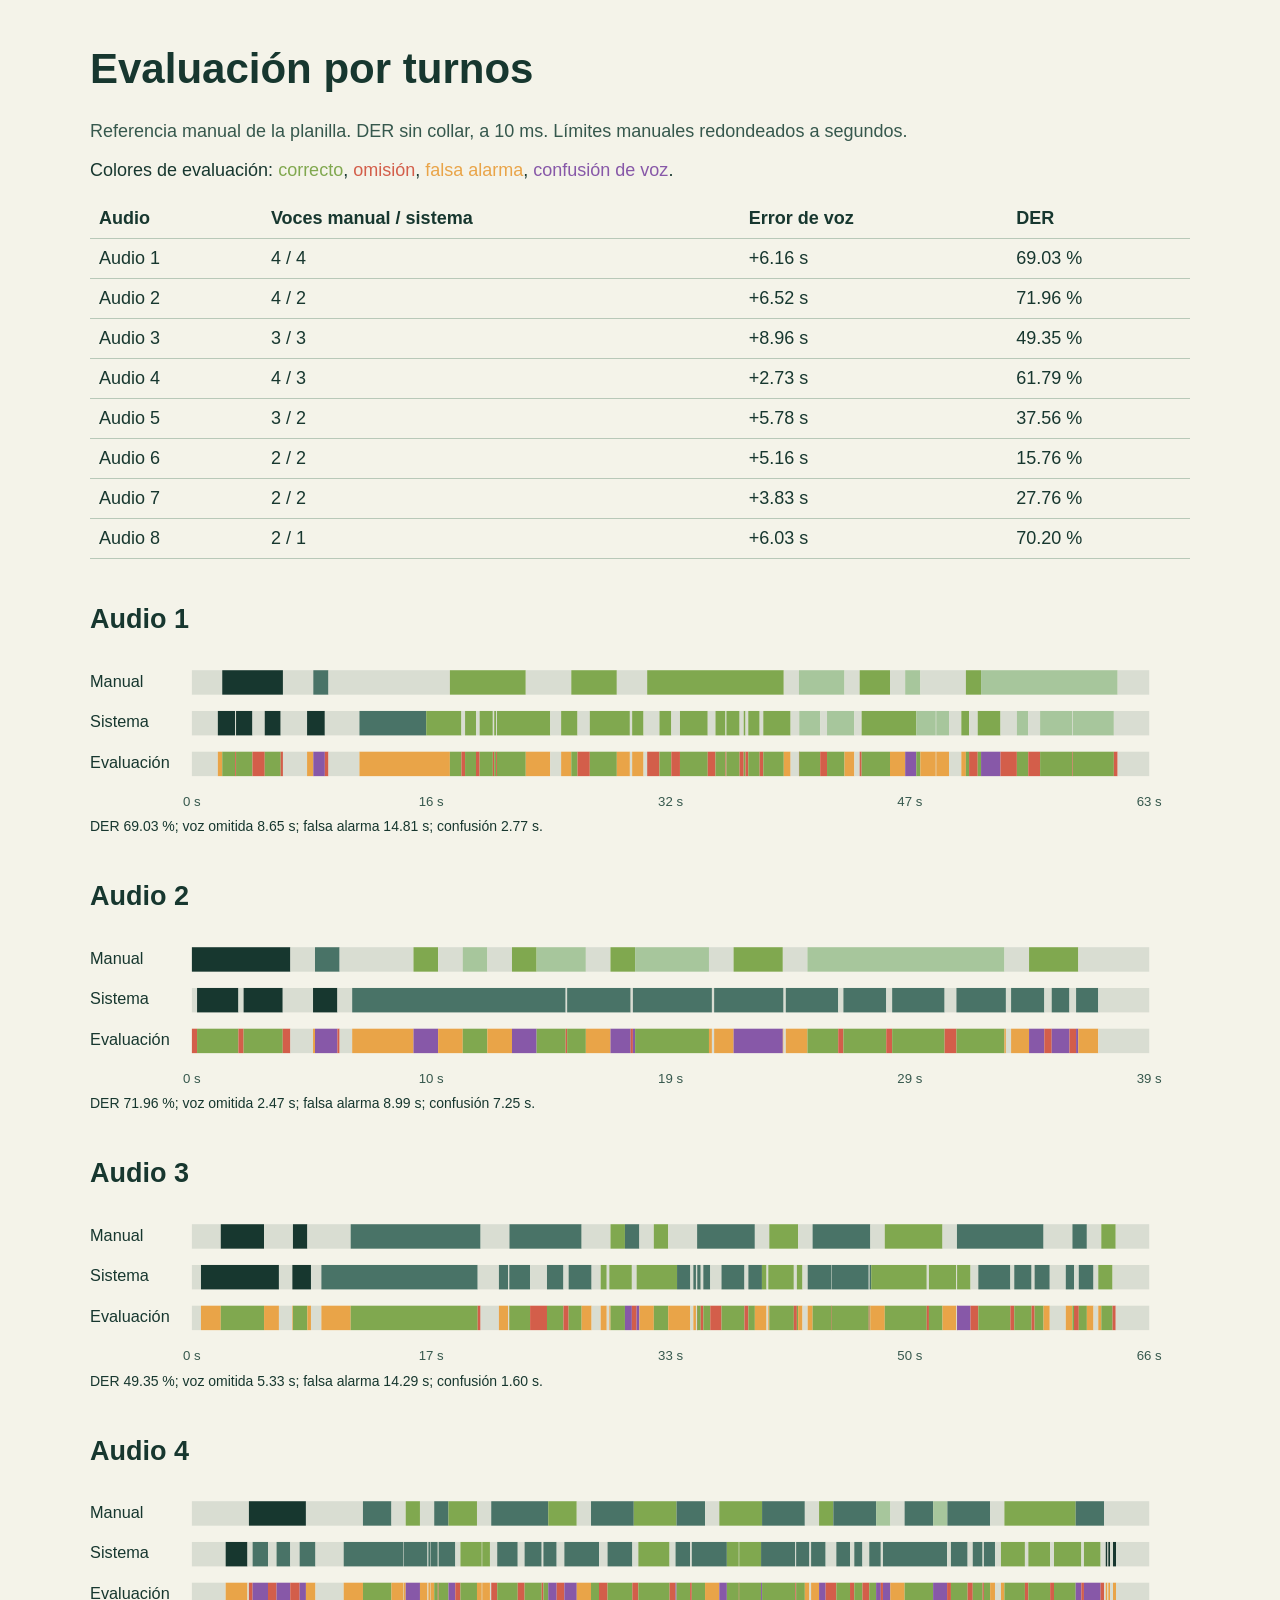
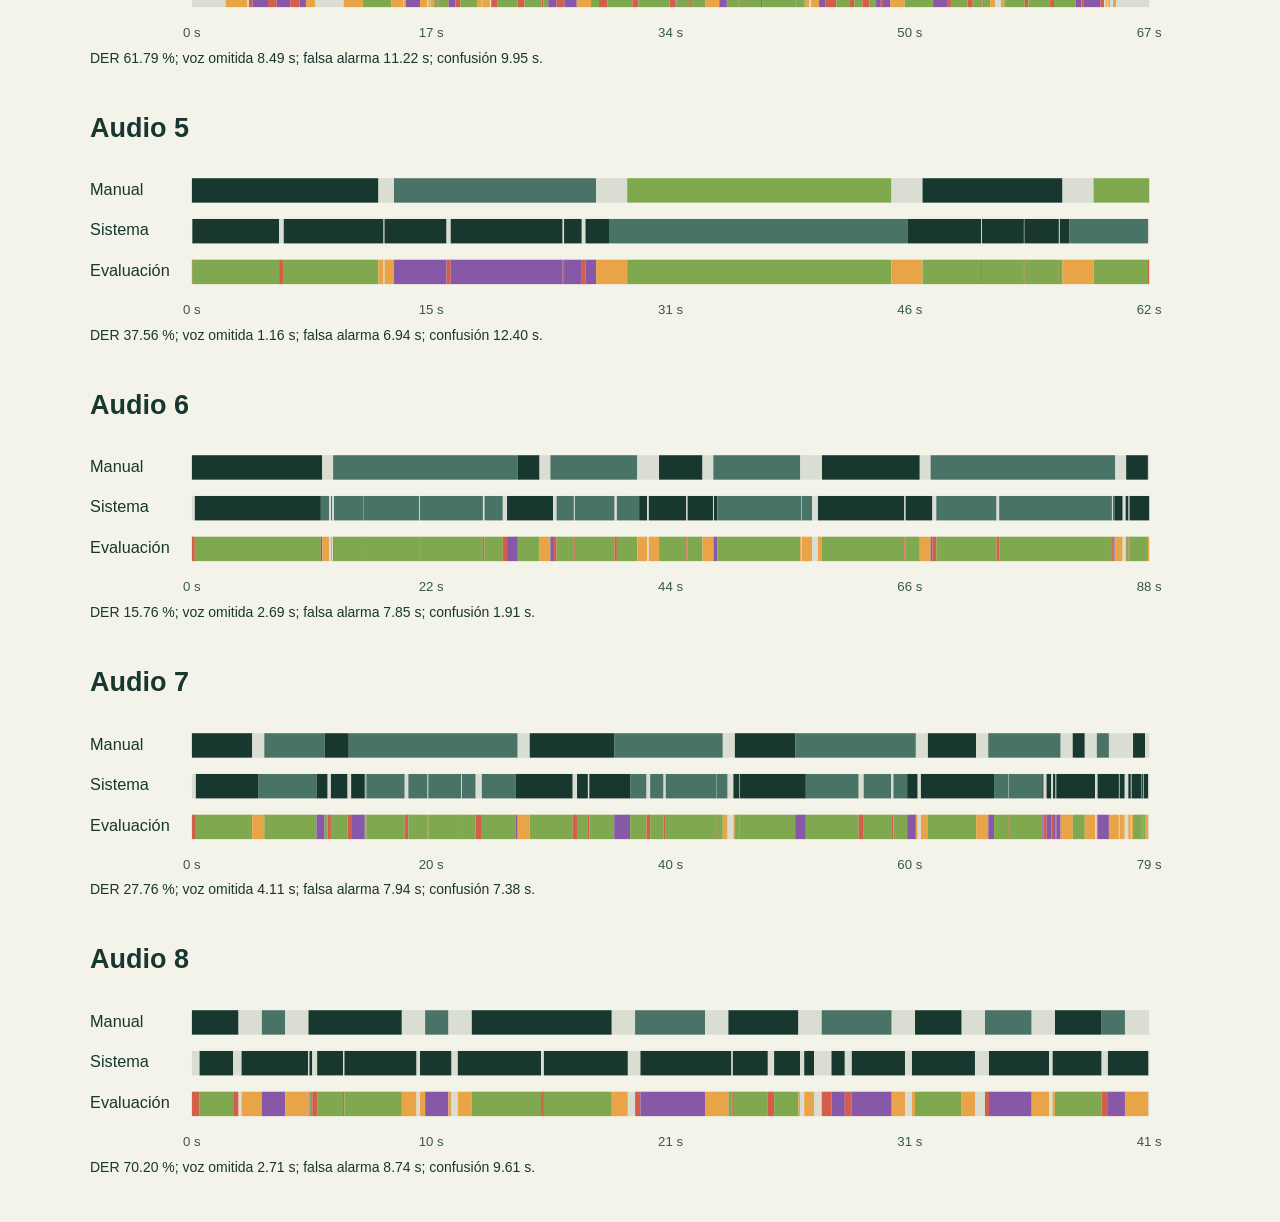
<file: evaluacion/resultados/lineas_tiempo.html>
<!doctype html><html lang="es"><meta charset="utf-8"><title>Evaluación de diarización</title><style>body{font:18px Arial;background:#F4F3E9;color:#17372F;max-width:1100px;margin:45px auto;padding:0 25px}h1{font-size:42px}section{margin:45px 0}table{border-collapse:collapse;width:100%}td,th{border-bottom:1px solid #B8C8B8;padding:9px;text-align:left}svg{width:100%;height:auto}.nota{color:#36584D}small{font-size:14px}</style><h1>Evaluación por turnos</h1><p class="nota">Referencia manual de la planilla. DER sin collar, a 10 ms. Límites manuales redondeados a segundos.</p><p>Colores de evaluación: <span style="color:#80A84F">correcto</span>, <span style="color:#D35E4A">omisión</span>, <span style="color:#E9A448">falsa alarma</span>, <span style="color:#8758A8">confusión de voz</span>.</p><table><tr><th>Audio</th><th>Voces manual / sistema</th><th>Error de voz</th><th>DER</th></tr><tr><td>Audio 1</td><td>4 / 4</td><td>+6.16 s</td><td>69.03 %</td></tr><tr><td>Audio 2</td><td>4 / 2</td><td>+6.52 s</td><td>71.96 %</td></tr><tr><td>Audio 3</td><td>3 / 3</td><td>+8.96 s</td><td>49.35 %</td></tr><tr><td>Audio 4</td><td>4 / 3</td><td>+2.73 s</td><td>61.79 %</td></tr><tr><td>Audio 5</td><td>3 / 2</td><td>+5.78 s</td><td>37.56 %</td></tr><tr><td>Audio 6</td><td>2 / 2</td><td>+5.16 s</td><td>15.76 %</td></tr><tr><td>Audio 7</td><td>2 / 2</td><td>+3.83 s</td><td>27.76 %</td></tr><tr><td>Audio 8</td><td>2 / 1</td><td>+6.03 s</td><td>70.20 %</td></tr></table><section><h2>Audio 1</h2><svg viewBox="0 0 1080 150" role="img" aria-label="Línea de tiempo comparativa"><text x="0" y="28" font-size="16" fill="#17372F">Manual</text><rect x="100.00" y="12" width="29.80" height="24" fill="#D9DDD2"/><rect x="129.80" y="12" width="59.61" height="24" fill="#17372F"/><rect x="189.41" y="12" width="29.80" height="24" fill="#D9DDD2"/><rect x="219.21" y="12" width="14.90" height="24" fill="#497367"/><rect x="234.12" y="12" width="119.21" height="24" fill="#D9DDD2"/><rect x="353.33" y="12" width="74.51" height="24" fill="#80A84F"/><rect x="427.84" y="12" width="44.71" height="24" fill="#D9DDD2"/><rect x="472.54" y="12" width="44.71" height="24" fill="#80A84F"/><rect x="517.25" y="12" width="29.80" height="24" fill="#D9DDD2"/><rect x="547.05" y="12" width="134.12" height="24" fill="#80A84F"/><rect x="681.17" y="12" width="14.90" height="24" fill="#D9DDD2"/><rect x="696.07" y="12" width="44.71" height="24" fill="#A7C69C"/><rect x="740.77" y="12" width="14.90" height="24" fill="#D9DDD2"/><rect x="755.68" y="12" width="29.80" height="24" fill="#80A84F"/><rect x="785.48" y="12" width="14.90" height="24" fill="#D9DDD2"/><rect x="800.38" y="12" width="14.90" height="24" fill="#A7C69C"/><rect x="815.28" y="12" width="44.71" height="24" fill="#D9DDD2"/><rect x="859.99" y="12" width="14.90" height="24" fill="#80A84F"/><rect x="874.89" y="12" width="134.12" height="24" fill="#A7C69C"/><rect x="1009.00" y="12" width="31.00" height="24" fill="#D9DDD2"/><text x="0" y="68" font-size="16" fill="#17372F">Sistema</text><rect x="100.00" y="52" width="25.48" height="24" fill="#D9DDD2"/><rect x="125.48" y="52" width="16.99" height="24" fill="#17372F"/><rect x="142.47" y="52" width="0.89" height="24" fill="#D9DDD2"/><rect x="143.36" y="52" width="16.09" height="24" fill="#17372F"/><rect x="159.46" y="52" width="12.07" height="24" fill="#D9DDD2"/><rect x="171.53" y="52" width="15.65" height="24" fill="#17372F"/><rect x="187.18" y="52" width="25.93" height="24" fill="#D9DDD2"/><rect x="213.10" y="52" width="17.44" height="24" fill="#17372F"/><rect x="230.54" y="52" width="33.98" height="24" fill="#D9DDD2"/><rect x="264.51" y="52" width="65.57" height="24" fill="#497367"/><rect x="330.08" y="52" width="34.57" height="24" fill="#80A84F"/><rect x="364.65" y="52" width="3.58" height="24" fill="#D9DDD2"/><rect x="368.23" y="52" width="10.73" height="24" fill="#80A84F"/><rect x="378.96" y="52" width="3.58" height="24" fill="#D9DDD2"/><rect x="382.54" y="52" width="12.96" height="24" fill="#80A84F"/><rect x="395.50" y="52" width="1.34" height="24" fill="#D9DDD2"/><rect x="396.84" y="52" width="1.79" height="24" fill="#80A84F"/><rect x="398.63" y="52" width="0.89" height="24" fill="#D9DDD2"/><rect x="399.52" y="52" width="52.31" height="24" fill="#80A84F"/><rect x="451.83" y="52" width="10.73" height="24" fill="#D9DDD2"/><rect x="462.56" y="52" width="16.09" height="24" fill="#80A84F"/><rect x="478.65" y="52" width="12.07" height="24" fill="#D9DDD2"/><rect x="490.72" y="52" width="39.34" height="24" fill="#80A84F"/><rect x="530.06" y="52" width="2.24" height="24" fill="#D9DDD2"/><rect x="532.30" y="52" width="11.18" height="24" fill="#80A84F"/><rect x="543.47" y="52" width="15.65" height="24" fill="#D9DDD2"/><rect x="559.12" y="52" width="11.62" height="24" fill="#80A84F"/><rect x="570.75" y="52" width="8.49" height="24" fill="#D9DDD2"/><rect x="579.24" y="52" width="27.27" height="24" fill="#80A84F"/><rect x="606.51" y="52" width="7.60" height="24" fill="#D9DDD2"/><rect x="614.11" y="52" width="9.84" height="24" fill="#80A84F"/><rect x="623.94" y="52" width="0.89" height="24" fill="#D9DDD2"/><rect x="624.84" y="52" width="12.96" height="24" fill="#80A84F"/><rect x="637.80" y="52" width="4.02" height="24" fill="#D9DDD2"/><rect x="641.83" y="52" width="1.79" height="24" fill="#80A84F"/><rect x="643.61" y="52" width="2.68" height="24" fill="#D9DDD2"/><rect x="646.30" y="52" width="11.18" height="24" fill="#80A84F"/><rect x="657.47" y="52" width="3.58" height="24" fill="#D9DDD2"/><rect x="661.05" y="52" width="26.82" height="24" fill="#80A84F"/><rect x="687.87" y="52" width="8.49" height="24" fill="#D9DDD2"/><rect x="696.37" y="52" width="20.56" height="24" fill="#A7C69C"/><rect x="716.93" y="52" width="6.71" height="24" fill="#D9DDD2"/><rect x="723.64" y="52" width="26.82" height="24" fill="#A7C69C"/><rect x="750.46" y="52" width="7.15" height="24" fill="#D9DDD2"/><rect x="757.61" y="52" width="53.65" height="24" fill="#80A84F"/><rect x="811.26" y="52" width="19.22" height="24" fill="#A7C69C"/><rect x="830.48" y="52" width="0.70" height="24" fill="#D9DDD2"/><rect x="830.93" y="52" width="12.52" height="24" fill="#A7C69C"/><rect x="843.45" y="52" width="12.07" height="24" fill="#D9DDD2"/><rect x="855.52" y="52" width="7.60" height="24" fill="#80A84F"/><rect x="863.12" y="52" width="8.49" height="24" fill="#D9DDD2"/><rect x="871.61" y="52" width="22.35" height="24" fill="#80A84F"/><rect x="893.96" y="52" width="16.09" height="24" fill="#D9DDD2"/><rect x="910.06" y="52" width="11.18" height="24" fill="#A7C69C"/><rect x="921.23" y="52" width="11.62" height="24" fill="#D9DDD2"/><rect x="932.86" y="52" width="31.74" height="24" fill="#A7C69C"/><rect x="964.60" y="52" width="0.70" height="24" fill="#D9DDD2"/><rect x="965.04" y="52" width="40.23" height="24" fill="#A7C69C"/><rect x="1005.28" y="52" width="34.72" height="24" fill="#D9DDD2"/><text x="0" y="108" font-size="16" fill="#17372F">Evaluación</text><rect x="100.00" y="92" width="25.48" height="24" fill="#D9DDD2"/><rect x="125.48" y="92" width="4.32" height="24" fill="#E9A448"/><rect x="129.80" y="92" width="12.67" height="24" fill="#80A84F"/><rect x="142.47" y="92" width="0.89" height="24" fill="#D35E4A"/><rect x="143.36" y="92" width="16.09" height="24" fill="#80A84F"/><rect x="159.46" y="92" width="12.07" height="24" fill="#D35E4A"/><rect x="171.53" y="92" width="15.65" height="24" fill="#80A84F"/><rect x="187.18" y="92" width="2.24" height="24" fill="#D35E4A"/><rect x="189.41" y="92" width="23.69" height="24" fill="#D9DDD2"/><rect x="213.10" y="92" width="6.11" height="24" fill="#E9A448"/><rect x="219.21" y="92" width="11.33" height="24" fill="#8758A8"/><rect x="230.54" y="92" width="3.58" height="24" fill="#D35E4A"/><rect x="234.12" y="92" width="30.40" height="24" fill="#D9DDD2"/><rect x="264.51" y="92" width="88.81" height="24" fill="#E9A448"/><rect x="353.33" y="92" width="11.33" height="24" fill="#80A84F"/><rect x="364.65" y="92" width="3.58" height="24" fill="#D35E4A"/><rect x="368.23" y="92" width="10.73" height="24" fill="#80A84F"/><rect x="378.96" y="92" width="3.58" height="24" fill="#D35E4A"/><rect x="382.54" y="92" width="12.96" height="24" fill="#80A84F"/><rect x="395.50" y="92" width="1.34" height="24" fill="#D35E4A"/><rect x="396.84" y="92" width="1.79" height="24" fill="#80A84F"/><rect x="398.63" y="92" width="0.89" height="24" fill="#D35E4A"/><rect x="399.52" y="92" width="28.31" height="24" fill="#80A84F"/><rect x="427.84" y="92" width="23.99" height="24" fill="#E9A448"/><rect x="451.83" y="92" width="10.73" height="24" fill="#D9DDD2"/><rect x="462.56" y="92" width="9.98" height="24" fill="#E9A448"/><rect x="472.54" y="92" width="6.11" height="24" fill="#80A84F"/><rect x="478.65" y="92" width="12.07" height="24" fill="#D35E4A"/><rect x="490.72" y="92" width="26.53" height="24" fill="#80A84F"/><rect x="517.25" y="92" width="12.82" height="24" fill="#E9A448"/><rect x="530.06" y="92" width="2.24" height="24" fill="#D9DDD2"/><rect x="532.30" y="92" width="11.18" height="24" fill="#E9A448"/><rect x="543.47" y="92" width="3.58" height="24" fill="#D9DDD2"/><rect x="547.05" y="92" width="12.07" height="24" fill="#D35E4A"/><rect x="559.12" y="92" width="11.62" height="24" fill="#80A84F"/><rect x="570.75" y="92" width="8.49" height="24" fill="#D35E4A"/><rect x="579.24" y="92" width="27.27" height="24" fill="#80A84F"/><rect x="606.51" y="92" width="7.60" height="24" fill="#D35E4A"/><rect x="614.11" y="92" width="9.84" height="24" fill="#80A84F"/><rect x="623.94" y="92" width="0.89" height="24" fill="#D35E4A"/><rect x="624.84" y="92" width="12.96" height="24" fill="#80A84F"/><rect x="637.80" y="92" width="4.02" height="24" fill="#D35E4A"/><rect x="641.83" y="92" width="1.79" height="24" fill="#80A84F"/><rect x="643.61" y="92" width="2.68" height="24" fill="#D35E4A"/><rect x="646.30" y="92" width="11.18" height="24" fill="#80A84F"/><rect x="657.47" y="92" width="3.58" height="24" fill="#D35E4A"/><rect x="661.05" y="92" width="20.12" height="24" fill="#80A84F"/><rect x="681.17" y="92" width="6.71" height="24" fill="#E9A448"/><rect x="687.87" y="92" width="8.20" height="24" fill="#D9DDD2"/><rect x="696.07" y="92" width="0.70" height="24" fill="#D35E4A"/><rect x="696.37" y="92" width="20.56" height="24" fill="#80A84F"/><rect x="716.93" y="92" width="6.71" height="24" fill="#D35E4A"/><rect x="723.64" y="92" width="17.14" height="24" fill="#80A84F"/><rect x="740.77" y="92" width="9.69" height="24" fill="#E9A448"/><rect x="750.46" y="92" width="5.22" height="24" fill="#D9DDD2"/><rect x="755.68" y="92" width="1.94" height="24" fill="#D35E4A"/><rect x="757.61" y="92" width="27.87" height="24" fill="#80A84F"/><rect x="785.48" y="92" width="14.90" height="24" fill="#E9A448"/><rect x="800.38" y="92" width="10.88" height="24" fill="#8758A8"/><rect x="811.26" y="92" width="4.02" height="24" fill="#80A84F"/><rect x="815.28" y="92" width="15.20" height="24" fill="#E9A448"/><rect x="830.48" y="92" width="0.70" height="24" fill="#D9DDD2"/><rect x="830.93" y="92" width="12.52" height="24" fill="#E9A448"/><rect x="843.45" y="92" width="12.07" height="24" fill="#D9DDD2"/><rect x="855.52" y="92" width="4.47" height="24" fill="#E9A448"/><rect x="859.99" y="92" width="3.13" height="24" fill="#80A84F"/><rect x="863.12" y="92" width="8.49" height="24" fill="#D35E4A"/><rect x="871.61" y="92" width="3.28" height="24" fill="#80A84F"/><rect x="874.89" y="92" width="19.07" height="24" fill="#8758A8"/><rect x="893.96" y="92" width="16.09" height="24" fill="#D35E4A"/><rect x="910.06" y="92" width="11.18" height="24" fill="#80A84F"/><rect x="921.23" y="92" width="11.62" height="24" fill="#D35E4A"/><rect x="932.86" y="92" width="31.74" height="24" fill="#80A84F"/><rect x="964.60" y="92" width="0.70" height="24" fill="#D35E4A"/><rect x="965.04" y="92" width="40.23" height="24" fill="#80A84F"/><rect x="1005.28" y="92" width="3.73" height="24" fill="#D35E4A"/><rect x="1009.00" y="92" width="31.00" height="24" fill="#D9DDD2"/><text x="100.0" y="145" font-size="13" text-anchor="middle" fill="#36584D">0 s</text><text x="335.0" y="145" font-size="13" text-anchor="middle" fill="#36584D">16 s</text><text x="570.0" y="145" font-size="13" text-anchor="middle" fill="#36584D">32 s</text><text x="805.0" y="145" font-size="13" text-anchor="middle" fill="#36584D">47 s</text><text x="1040.0" y="145" font-size="13" text-anchor="middle" fill="#36584D">63 s</text></svg><small>DER 69.03 %; voz omitida 8.65 s; falsa alarma 14.81 s; confusión 2.77 s.</small></section><section><h2>Audio 2</h2><svg viewBox="0 0 1080 150" role="img" aria-label="Línea de tiempo comparativa"><text x="0" y="28" font-size="16" fill="#17372F">Manual</text><rect x="100.00" y="12" width="96.71" height="24" fill="#17372F"/><rect x="196.71" y="12" width="24.18" height="24" fill="#D9DDD2"/><rect x="220.88" y="12" width="24.18" height="24" fill="#497367"/><rect x="245.06" y="12" width="72.53" height="24" fill="#D9DDD2"/><rect x="317.59" y="12" width="24.18" height="24" fill="#80A84F"/><rect x="341.77" y="12" width="24.18" height="24" fill="#D9DDD2"/><rect x="365.95" y="12" width="24.18" height="24" fill="#A7C69C"/><rect x="390.12" y="12" width="24.18" height="24" fill="#D9DDD2"/><rect x="414.30" y="12" width="24.18" height="24" fill="#80A84F"/><rect x="438.48" y="12" width="48.35" height="24" fill="#A7C69C"/><rect x="486.83" y="12" width="24.18" height="24" fill="#D9DDD2"/><rect x="511.01" y="12" width="24.18" height="24" fill="#80A84F"/><rect x="535.19" y="12" width="72.53" height="24" fill="#A7C69C"/><rect x="607.72" y="12" width="24.18" height="24" fill="#D9DDD2"/><rect x="631.89" y="12" width="48.35" height="24" fill="#80A84F"/><rect x="680.25" y="12" width="24.18" height="24" fill="#D9DDD2"/><rect x="704.42" y="12" width="193.42" height="24" fill="#A7C69C"/><rect x="897.84" y="12" width="24.18" height="24" fill="#D9DDD2"/><rect x="922.02" y="12" width="48.35" height="24" fill="#80A84F"/><rect x="970.37" y="12" width="69.63" height="24" fill="#D9DDD2"/><text x="0" y="68" font-size="16" fill="#17372F">Sistema</text><rect x="100.00" y="52" width="5.08" height="24" fill="#D9DDD2"/><rect x="105.08" y="52" width="40.62" height="24" fill="#17372F"/><rect x="145.69" y="52" width="5.08" height="24" fill="#D9DDD2"/><rect x="150.77" y="52" width="38.44" height="24" fill="#17372F"/><rect x="189.21" y="52" width="29.74" height="24" fill="#D9DDD2"/><rect x="218.95" y="52" width="23.94" height="24" fill="#17372F"/><rect x="242.89" y="52" width="14.51" height="24" fill="#D9DDD2"/><rect x="257.39" y="52" width="209.61" height="24" fill="#497367"/><rect x="467.01" y="52" width="1.45" height="24" fill="#D9DDD2"/><rect x="468.46" y="52" width="62.38" height="24" fill="#497367"/><rect x="530.83" y="52" width="2.18" height="24" fill="#D9DDD2"/><rect x="533.01" y="52" width="77.61" height="24" fill="#497367"/><rect x="610.62" y="52" width="2.18" height="24" fill="#D9DDD2"/><rect x="612.79" y="52" width="68.18" height="24" fill="#497367"/><rect x="680.97" y="52" width="2.18" height="24" fill="#D9DDD2"/><rect x="683.15" y="52" width="51.50" height="24" fill="#497367"/><rect x="734.65" y="52" width="5.08" height="24" fill="#D9DDD2"/><rect x="739.72" y="52" width="42.07" height="24" fill="#497367"/><rect x="781.79" y="52" width="5.80" height="24" fill="#D9DDD2"/><rect x="787.59" y="52" width="51.50" height="24" fill="#497367"/><rect x="839.09" y="52" width="11.60" height="24" fill="#D9DDD2"/><rect x="850.69" y="52" width="48.60" height="24" fill="#497367"/><rect x="899.29" y="52" width="5.08" height="24" fill="#D9DDD2"/><rect x="904.37" y="52" width="32.64" height="24" fill="#497367"/><rect x="937.01" y="52" width="7.25" height="24" fill="#D9DDD2"/><rect x="944.26" y="52" width="17.41" height="24" fill="#497367"/><rect x="961.67" y="52" width="6.53" height="24" fill="#D9DDD2"/><rect x="968.19" y="52" width="21.76" height="24" fill="#497367"/><rect x="989.95" y="52" width="50.05" height="24" fill="#D9DDD2"/><text x="0" y="108" font-size="16" fill="#17372F">Evaluación</text><rect x="100.00" y="92" width="5.08" height="24" fill="#D35E4A"/><rect x="105.08" y="92" width="40.62" height="24" fill="#80A84F"/><rect x="145.69" y="92" width="5.08" height="24" fill="#D35E4A"/><rect x="150.77" y="92" width="38.44" height="24" fill="#80A84F"/><rect x="189.21" y="92" width="7.49" height="24" fill="#D35E4A"/><rect x="196.71" y="92" width="22.24" height="24" fill="#D9DDD2"/><rect x="218.95" y="92" width="1.93" height="24" fill="#E9A448"/><rect x="220.88" y="92" width="22.00" height="24" fill="#8758A8"/><rect x="242.89" y="92" width="2.18" height="24" fill="#D35E4A"/><rect x="245.06" y="92" width="12.33" height="24" fill="#D9DDD2"/><rect x="257.39" y="92" width="60.20" height="24" fill="#E9A448"/><rect x="317.59" y="92" width="24.18" height="24" fill="#8758A8"/><rect x="341.77" y="92" width="24.18" height="24" fill="#E9A448"/><rect x="365.95" y="92" width="24.18" height="24" fill="#80A84F"/><rect x="390.12" y="92" width="24.18" height="24" fill="#E9A448"/><rect x="414.30" y="92" width="24.18" height="24" fill="#8758A8"/><rect x="438.48" y="92" width="28.53" height="24" fill="#80A84F"/><rect x="467.01" y="92" width="1.45" height="24" fill="#D35E4A"/><rect x="468.46" y="92" width="18.37" height="24" fill="#80A84F"/><rect x="486.83" y="92" width="24.18" height="24" fill="#E9A448"/><rect x="511.01" y="92" width="19.83" height="24" fill="#8758A8"/><rect x="530.83" y="92" width="2.18" height="24" fill="#D35E4A"/><rect x="533.01" y="92" width="2.18" height="24" fill="#8758A8"/><rect x="535.19" y="92" width="72.53" height="24" fill="#80A84F"/><rect x="607.72" y="92" width="2.90" height="24" fill="#E9A448"/><rect x="610.62" y="92" width="2.18" height="24" fill="#D9DDD2"/><rect x="612.79" y="92" width="19.10" height="24" fill="#E9A448"/><rect x="631.89" y="92" width="48.35" height="24" fill="#8758A8"/><rect x="680.25" y="92" width="0.73" height="24" fill="#E9A448"/><rect x="680.97" y="92" width="2.18" height="24" fill="#D9DDD2"/><rect x="683.15" y="92" width="21.28" height="24" fill="#E9A448"/><rect x="704.42" y="92" width="30.22" height="24" fill="#80A84F"/><rect x="734.65" y="92" width="5.08" height="24" fill="#D35E4A"/><rect x="739.72" y="92" width="42.07" height="24" fill="#80A84F"/><rect x="781.79" y="92" width="5.80" height="24" fill="#D35E4A"/><rect x="787.59" y="92" width="51.50" height="24" fill="#80A84F"/><rect x="839.09" y="92" width="11.60" height="24" fill="#D35E4A"/><rect x="850.69" y="92" width="47.15" height="24" fill="#80A84F"/><rect x="897.84" y="92" width="1.45" height="24" fill="#E9A448"/><rect x="899.29" y="92" width="5.08" height="24" fill="#D9DDD2"/><rect x="904.37" y="92" width="17.65" height="24" fill="#E9A448"/><rect x="922.02" y="92" width="14.99" height="24" fill="#8758A8"/><rect x="937.01" y="92" width="7.25" height="24" fill="#D35E4A"/><rect x="944.26" y="92" width="17.41" height="24" fill="#8758A8"/><rect x="961.67" y="92" width="6.53" height="24" fill="#D35E4A"/><rect x="968.19" y="92" width="2.18" height="24" fill="#8758A8"/><rect x="970.37" y="92" width="19.58" height="24" fill="#E9A448"/><rect x="989.95" y="92" width="50.05" height="24" fill="#D9DDD2"/><text x="100.0" y="145" font-size="13" text-anchor="middle" fill="#36584D">0 s</text><text x="335.0" y="145" font-size="13" text-anchor="middle" fill="#36584D">10 s</text><text x="570.0" y="145" font-size="13" text-anchor="middle" fill="#36584D">19 s</text><text x="805.0" y="145" font-size="13" text-anchor="middle" fill="#36584D">29 s</text><text x="1040.0" y="145" font-size="13" text-anchor="middle" fill="#36584D">39 s</text></svg><small>DER 71.96 %; voz omitida 2.47 s; falsa alarma 8.99 s; confusión 7.25 s.</small></section><section><h2>Audio 3</h2><svg viewBox="0 0 1080 150" role="img" aria-label="Línea de tiempo comparativa"><text x="0" y="28" font-size="16" fill="#17372F">Manual</text><rect x="100.00" y="12" width="28.35" height="24" fill="#D9DDD2"/><rect x="128.35" y="12" width="42.52" height="24" fill="#17372F"/><rect x="170.87" y="12" width="28.35" height="24" fill="#D9DDD2"/><rect x="199.22" y="12" width="14.17" height="24" fill="#17372F"/><rect x="213.39" y="12" width="42.52" height="24" fill="#D9DDD2"/><rect x="255.91" y="12" width="127.56" height="24" fill="#497367"/><rect x="383.47" y="12" width="28.35" height="24" fill="#D9DDD2"/><rect x="411.82" y="12" width="70.87" height="24" fill="#497367"/><rect x="482.69" y="12" width="28.35" height="24" fill="#D9DDD2"/><rect x="511.04" y="12" width="14.17" height="24" fill="#80A84F"/><rect x="525.21" y="12" width="14.17" height="24" fill="#497367"/><rect x="539.38" y="12" width="14.17" height="24" fill="#D9DDD2"/><rect x="553.56" y="12" width="14.17" height="24" fill="#80A84F"/><rect x="567.73" y="12" width="28.35" height="24" fill="#D9DDD2"/><rect x="596.08" y="12" width="56.69" height="24" fill="#497367"/><rect x="652.77" y="12" width="14.17" height="24" fill="#D9DDD2"/><rect x="666.95" y="12" width="28.35" height="24" fill="#80A84F"/><rect x="695.30" y="12" width="14.17" height="24" fill="#D9DDD2"/><rect x="709.47" y="12" width="56.69" height="24" fill="#497367"/><rect x="766.16" y="12" width="14.17" height="24" fill="#D9DDD2"/><rect x="780.34" y="12" width="56.69" height="24" fill="#80A84F"/><rect x="837.03" y="12" width="14.17" height="24" fill="#D9DDD2"/><rect x="851.21" y="12" width="85.04" height="24" fill="#497367"/><rect x="936.25" y="12" width="28.35" height="24" fill="#D9DDD2"/><rect x="964.60" y="12" width="14.17" height="24" fill="#497367"/><rect x="978.77" y="12" width="14.17" height="24" fill="#D9DDD2"/><rect x="992.94" y="12" width="14.17" height="24" fill="#80A84F"/><rect x="1007.12" y="12" width="32.88" height="24" fill="#D9DDD2"/><text x="0" y="68" font-size="16" fill="#17372F">Sistema</text><rect x="100.00" y="52" width="8.93" height="24" fill="#D9DDD2"/><rect x="108.93" y="52" width="76.54" height="24" fill="#17372F"/><rect x="185.47" y="52" width="13.18" height="24" fill="#D9DDD2"/><rect x="198.65" y="52" width="18.28" height="24" fill="#17372F"/><rect x="216.93" y="52" width="10.21" height="24" fill="#D9DDD2"/><rect x="227.14" y="52" width="153.50" height="24" fill="#497367"/><rect x="380.64" y="52" width="20.84" height="24" fill="#D9DDD2"/><rect x="401.47" y="52" width="8.93" height="24" fill="#497367"/><rect x="410.40" y="52" width="1.28" height="24" fill="#D9DDD2"/><rect x="411.68" y="52" width="20.41" height="24" fill="#497367"/><rect x="432.09" y="52" width="16.58" height="24" fill="#D9DDD2"/><rect x="448.67" y="52" width="16.16" height="24" fill="#497367"/><rect x="464.83" y="52" width="5.10" height="24" fill="#D9DDD2"/><rect x="469.93" y="52" width="22.54" height="24" fill="#497367"/><rect x="492.47" y="52" width="8.93" height="24" fill="#D9DDD2"/><rect x="501.40" y="52" width="5.95" height="24" fill="#80A84F"/><rect x="507.35" y="52" width="2.55" height="24" fill="#D9DDD2"/><rect x="509.90" y="52" width="22.11" height="24" fill="#80A84F"/><rect x="532.01" y="52" width="4.68" height="24" fill="#D9DDD2"/><rect x="536.69" y="52" width="39.69" height="24" fill="#80A84F"/><rect x="576.38" y="52" width="13.04" height="24" fill="#497367"/><rect x="589.42" y="52" width="2.98" height="24" fill="#D9DDD2"/><rect x="592.39" y="52" width="2.55" height="24" fill="#497367"/><rect x="594.95" y="52" width="1.28" height="24" fill="#D9DDD2"/><rect x="596.22" y="52" width="3.40" height="24" fill="#497367"/><rect x="599.62" y="52" width="2.55" height="24" fill="#D9DDD2"/><rect x="602.17" y="52" width="6.80" height="24" fill="#497367"/><rect x="608.98" y="52" width="11.06" height="24" fill="#D9DDD2"/><rect x="620.03" y="52" width="22.54" height="24" fill="#497367"/><rect x="642.57" y="52" width="3.83" height="24" fill="#D9DDD2"/><rect x="646.40" y="52" width="13.32" height="24" fill="#497367"/><rect x="659.72" y="52" width="4.54" height="24" fill="#80A84F"/><rect x="664.26" y="52" width="1.70" height="24" fill="#D9DDD2"/><rect x="665.96" y="52" width="25.09" height="24" fill="#80A84F"/><rect x="691.04" y="52" width="2.98" height="24" fill="#D9DDD2"/><rect x="694.02" y="52" width="5.53" height="24" fill="#80A84F"/><rect x="699.55" y="52" width="5.10" height="24" fill="#D9DDD2"/><rect x="704.65" y="52" width="22.96" height="24" fill="#497367"/><rect x="727.61" y="52" width="0.70" height="24" fill="#D9DDD2"/><rect x="728.04" y="52" width="36.57" height="24" fill="#497367"/><rect x="764.60" y="52" width="0.85" height="24" fill="#D9DDD2"/><rect x="765.46" y="52" width="1.56" height="24" fill="#497367"/><rect x="767.01" y="52" width="54.57" height="24" fill="#80A84F"/><rect x="821.58" y="52" width="2.13" height="24" fill="#D9DDD2"/><rect x="823.71" y="52" width="26.79" height="24" fill="#80A84F"/><rect x="850.50" y="52" width="0.85" height="24" fill="#D9DDD2"/><rect x="851.35" y="52" width="13.18" height="24" fill="#80A84F"/><rect x="864.53" y="52" width="7.65" height="24" fill="#D9DDD2"/><rect x="872.18" y="52" width="31.47" height="24" fill="#497367"/><rect x="903.65" y="52" width="3.83" height="24" fill="#D9DDD2"/><rect x="907.48" y="52" width="17.01" height="24" fill="#497367"/><rect x="924.48" y="52" width="2.98" height="24" fill="#D9DDD2"/><rect x="927.46" y="52" width="14.88" height="24" fill="#497367"/><rect x="942.34" y="52" width="15.73" height="24" fill="#D9DDD2"/><rect x="958.08" y="52" width="8.08" height="24" fill="#497367"/><rect x="966.16" y="52" width="4.68" height="24" fill="#D9DDD2"/><rect x="970.83" y="52" width="14.46" height="24" fill="#497367"/><rect x="985.29" y="52" width="4.68" height="24" fill="#D9DDD2"/><rect x="989.97" y="52" width="14.03" height="24" fill="#80A84F"/><rect x="1004.00" y="52" width="36.00" height="24" fill="#D9DDD2"/><text x="0" y="108" font-size="16" fill="#17372F">Evaluación</text><rect x="100.00" y="92" width="8.93" height="24" fill="#D9DDD2"/><rect x="108.93" y="92" width="19.42" height="24" fill="#E9A448"/><rect x="128.35" y="92" width="42.52" height="24" fill="#80A84F"/><rect x="170.87" y="92" width="14.60" height="24" fill="#E9A448"/><rect x="185.47" y="92" width="13.18" height="24" fill="#D9DDD2"/><rect x="198.65" y="92" width="0.70" height="24" fill="#E9A448"/><rect x="199.22" y="92" width="14.17" height="24" fill="#80A84F"/><rect x="213.39" y="92" width="3.54" height="24" fill="#E9A448"/><rect x="216.93" y="92" width="10.21" height="24" fill="#D9DDD2"/><rect x="227.14" y="92" width="28.77" height="24" fill="#E9A448"/><rect x="255.91" y="92" width="124.73" height="24" fill="#80A84F"/><rect x="380.64" y="92" width="2.83" height="24" fill="#D35E4A"/><rect x="383.47" y="92" width="18.00" height="24" fill="#D9DDD2"/><rect x="401.47" y="92" width="8.93" height="24" fill="#E9A448"/><rect x="410.40" y="92" width="1.28" height="24" fill="#D9DDD2"/><rect x="411.68" y="92" width="0.70" height="24" fill="#E9A448"/><rect x="411.82" y="92" width="20.27" height="24" fill="#80A84F"/><rect x="432.09" y="92" width="16.58" height="24" fill="#D35E4A"/><rect x="448.67" y="92" width="16.16" height="24" fill="#80A84F"/><rect x="464.83" y="92" width="5.10" height="24" fill="#D35E4A"/><rect x="469.93" y="92" width="12.76" height="24" fill="#80A84F"/><rect x="482.69" y="92" width="9.78" height="24" fill="#E9A448"/><rect x="492.47" y="92" width="8.93" height="24" fill="#D9DDD2"/><rect x="501.40" y="92" width="5.95" height="24" fill="#E9A448"/><rect x="507.35" y="92" width="2.55" height="24" fill="#D9DDD2"/><rect x="509.90" y="92" width="1.13" height="24" fill="#E9A448"/><rect x="511.04" y="92" width="14.17" height="24" fill="#80A84F"/><rect x="525.21" y="92" width="6.80" height="24" fill="#8758A8"/><rect x="532.01" y="92" width="4.68" height="24" fill="#D35E4A"/><rect x="536.69" y="92" width="2.69" height="24" fill="#8758A8"/><rect x="539.38" y="92" width="14.17" height="24" fill="#E9A448"/><rect x="553.56" y="92" width="14.17" height="24" fill="#80A84F"/><rect x="567.73" y="92" width="21.69" height="24" fill="#E9A448"/><rect x="589.42" y="92" width="2.98" height="24" fill="#D9DDD2"/><rect x="592.39" y="92" width="2.55" height="24" fill="#E9A448"/><rect x="594.95" y="92" width="1.13" height="24" fill="#D9DDD2"/><rect x="596.08" y="92" width="0.70" height="24" fill="#D35E4A"/><rect x="596.22" y="92" width="3.40" height="24" fill="#80A84F"/><rect x="599.62" y="92" width="2.55" height="24" fill="#D35E4A"/><rect x="602.17" y="92" width="6.80" height="24" fill="#80A84F"/><rect x="608.98" y="92" width="11.06" height="24" fill="#D35E4A"/><rect x="620.03" y="92" width="22.54" height="24" fill="#80A84F"/><rect x="642.57" y="92" width="3.83" height="24" fill="#D35E4A"/><rect x="646.40" y="92" width="6.38" height="24" fill="#80A84F"/><rect x="652.77" y="92" width="11.48" height="24" fill="#E9A448"/><rect x="664.26" y="92" width="1.70" height="24" fill="#D9DDD2"/><rect x="665.96" y="92" width="0.99" height="24" fill="#E9A448"/><rect x="666.95" y="92" width="24.10" height="24" fill="#80A84F"/><rect x="691.04" y="92" width="2.98" height="24" fill="#D35E4A"/><rect x="694.02" y="92" width="1.28" height="24" fill="#80A84F"/><rect x="695.30" y="92" width="4.25" height="24" fill="#E9A448"/><rect x="699.55" y="92" width="5.10" height="24" fill="#D9DDD2"/><rect x="704.65" y="92" width="4.82" height="24" fill="#E9A448"/><rect x="709.47" y="92" width="18.14" height="24" fill="#80A84F"/><rect x="727.61" y="92" width="0.70" height="24" fill="#D35E4A"/><rect x="728.04" y="92" width="36.57" height="24" fill="#80A84F"/><rect x="764.60" y="92" width="0.85" height="24" fill="#D35E4A"/><rect x="765.46" y="92" width="0.71" height="24" fill="#80A84F"/><rect x="766.16" y="92" width="14.17" height="24" fill="#E9A448"/><rect x="780.34" y="92" width="41.25" height="24" fill="#80A84F"/><rect x="821.58" y="92" width="2.13" height="24" fill="#D35E4A"/><rect x="823.71" y="92" width="13.32" height="24" fill="#80A84F"/><rect x="837.03" y="92" width="13.47" height="24" fill="#E9A448"/><rect x="850.50" y="92" width="0.71" height="24" fill="#D9DDD2"/><rect x="851.21" y="92" width="0.70" height="24" fill="#D35E4A"/><rect x="851.35" y="92" width="13.18" height="24" fill="#8758A8"/><rect x="864.53" y="92" width="7.65" height="24" fill="#D35E4A"/><rect x="872.18" y="92" width="31.47" height="24" fill="#80A84F"/><rect x="903.65" y="92" width="3.83" height="24" fill="#D35E4A"/><rect x="907.48" y="92" width="17.01" height="24" fill="#80A84F"/><rect x="924.48" y="92" width="2.98" height="24" fill="#D35E4A"/><rect x="927.46" y="92" width="8.79" height="24" fill="#80A84F"/><rect x="936.25" y="92" width="6.09" height="24" fill="#E9A448"/><rect x="942.34" y="92" width="15.73" height="24" fill="#D9DDD2"/><rect x="958.08" y="92" width="6.52" height="24" fill="#E9A448"/><rect x="964.60" y="92" width="1.56" height="24" fill="#80A84F"/><rect x="966.16" y="92" width="4.68" height="24" fill="#D35E4A"/><rect x="970.83" y="92" width="7.94" height="24" fill="#80A84F"/><rect x="978.77" y="92" width="6.52" height="24" fill="#E9A448"/><rect x="985.29" y="92" width="4.68" height="24" fill="#D9DDD2"/><rect x="989.97" y="92" width="2.98" height="24" fill="#E9A448"/><rect x="992.94" y="92" width="11.06" height="24" fill="#80A84F"/><rect x="1004.00" y="92" width="3.12" height="24" fill="#D35E4A"/><rect x="1007.12" y="92" width="32.88" height="24" fill="#D9DDD2"/><text x="100.0" y="145" font-size="13" text-anchor="middle" fill="#36584D">0 s</text><text x="335.0" y="145" font-size="13" text-anchor="middle" fill="#36584D">17 s</text><text x="570.0" y="145" font-size="13" text-anchor="middle" fill="#36584D">33 s</text><text x="805.0" y="145" font-size="13" text-anchor="middle" fill="#36584D">50 s</text><text x="1040.0" y="145" font-size="13" text-anchor="middle" fill="#36584D">66 s</text></svg><small>DER 49.35 %; voz omitida 5.33 s; falsa alarma 14.29 s; confusión 1.60 s.</small></section><section><h2>Audio 4</h2><svg viewBox="0 0 1080 150" role="img" aria-label="Línea de tiempo comparativa"><text x="0" y="28" font-size="16" fill="#17372F">Manual</text><rect x="100.00" y="12" width="55.99" height="24" fill="#D9DDD2"/><rect x="155.99" y="12" width="55.99" height="24" fill="#17372F"/><rect x="211.97" y="12" width="55.99" height="24" fill="#D9DDD2"/><rect x="267.96" y="12" width="27.99" height="24" fill="#497367"/><rect x="295.95" y="12" width="14.00" height="24" fill="#D9DDD2"/><rect x="309.95" y="12" width="14.00" height="24" fill="#80A84F"/><rect x="323.94" y="12" width="14.00" height="24" fill="#D9DDD2"/><rect x="337.94" y="12" width="14.00" height="24" fill="#497367"/><rect x="351.94" y="12" width="27.99" height="24" fill="#80A84F"/><rect x="379.93" y="12" width="14.00" height="24" fill="#D9DDD2"/><rect x="393.92" y="12" width="55.99" height="24" fill="#497367"/><rect x="449.91" y="12" width="27.99" height="24" fill="#80A84F"/><rect x="477.90" y="12" width="14.00" height="24" fill="#D9DDD2"/><rect x="491.90" y="12" width="41.99" height="24" fill="#497367"/><rect x="533.89" y="12" width="41.99" height="24" fill="#80A84F"/><rect x="575.88" y="12" width="27.99" height="24" fill="#497367"/><rect x="603.87" y="12" width="14.00" height="24" fill="#D9DDD2"/><rect x="617.87" y="12" width="41.99" height="24" fill="#80A84F"/><rect x="659.86" y="12" width="41.99" height="24" fill="#497367"/><rect x="701.85" y="12" width="14.00" height="24" fill="#D9DDD2"/><rect x="715.84" y="12" width="14.00" height="24" fill="#80A84F"/><rect x="729.84" y="12" width="41.99" height="24" fill="#497367"/><rect x="771.83" y="12" width="14.00" height="24" fill="#A7C69C"/><rect x="785.82" y="12" width="14.00" height="24" fill="#D9DDD2"/><rect x="799.82" y="12" width="27.99" height="24" fill="#497367"/><rect x="827.81" y="12" width="14.00" height="24" fill="#A7C69C"/><rect x="841.81" y="12" width="41.99" height="24" fill="#497367"/><rect x="883.80" y="12" width="14.00" height="24" fill="#D9DDD2"/><rect x="897.80" y="12" width="69.98" height="24" fill="#80A84F"/><rect x="967.78" y="12" width="27.99" height="24" fill="#497367"/><rect x="995.77" y="12" width="44.23" height="24" fill="#D9DDD2"/><text x="0" y="68" font-size="16" fill="#17372F">Sistema</text><rect x="100.00" y="52" width="33.17" height="24" fill="#D9DDD2"/><rect x="133.17" y="52" width="21.41" height="24" fill="#17372F"/><rect x="154.59" y="52" width="5.04" height="24" fill="#D9DDD2"/><rect x="159.62" y="52" width="15.12" height="24" fill="#497367"/><rect x="174.74" y="52" width="8.40" height="24" fill="#D9DDD2"/><rect x="183.14" y="52" width="13.44" height="24" fill="#497367"/><rect x="196.58" y="52" width="9.24" height="24" fill="#D9DDD2"/><rect x="205.81" y="52" width="15.54" height="24" fill="#497367"/><rect x="221.35" y="52" width="27.71" height="24" fill="#D9DDD2"/><rect x="249.06" y="52" width="58.37" height="24" fill="#497367"/><rect x="307.43" y="52" width="0.70" height="24" fill="#D9DDD2"/><rect x="307.85" y="52" width="23.51" height="24" fill="#497367"/><rect x="331.36" y="52" width="0.84" height="24" fill="#D9DDD2"/><rect x="332.20" y="52" width="1.68" height="24" fill="#497367"/><rect x="333.88" y="52" width="0.70" height="24" fill="#D9DDD2"/><rect x="334.30" y="52" width="7.14" height="24" fill="#497367"/><rect x="341.44" y="52" width="0.84" height="24" fill="#D9DDD2"/><rect x="342.28" y="52" width="16.38" height="24" fill="#497367"/><rect x="358.65" y="52" width="5.04" height="24" fill="#D9DDD2"/><rect x="363.69" y="52" width="20.99" height="24" fill="#80A84F"/><rect x="384.69" y="52" width="0.70" height="24" fill="#D9DDD2"/><rect x="385.11" y="52" width="7.56" height="24" fill="#80A84F"/><rect x="392.67" y="52" width="7.14" height="24" fill="#D9DDD2"/><rect x="399.80" y="52" width="20.15" height="24" fill="#497367"/><rect x="419.96" y="52" width="6.72" height="24" fill="#D9DDD2"/><rect x="426.68" y="52" width="16.80" height="24" fill="#497367"/><rect x="443.47" y="52" width="1.68" height="24" fill="#D9DDD2"/><rect x="445.15" y="52" width="13.02" height="24" fill="#497367"/><rect x="458.17" y="52" width="7.56" height="24" fill="#D9DDD2"/><rect x="465.73" y="52" width="34.01" height="24" fill="#497367"/><rect x="499.74" y="52" width="8.40" height="24" fill="#D9DDD2"/><rect x="508.14" y="52" width="24.35" height="24" fill="#497367"/><rect x="532.49" y="52" width="5.88" height="24" fill="#D9DDD2"/><rect x="538.37" y="52" width="30.65" height="24" fill="#80A84F"/><rect x="569.02" y="52" width="5.88" height="24" fill="#D9DDD2"/><rect x="574.90" y="52" width="14.28" height="24" fill="#497367"/><rect x="589.18" y="52" width="1.68" height="24" fill="#D9DDD2"/><rect x="590.85" y="52" width="34.43" height="24" fill="#497367"/><rect x="625.29" y="52" width="11.76" height="24" fill="#80A84F"/><rect x="637.04" y="52" width="0.70" height="24" fill="#D9DDD2"/><rect x="637.46" y="52" width="21.41" height="24" fill="#80A84F"/><rect x="658.88" y="52" width="33.59" height="24" fill="#497367"/><rect x="692.47" y="52" width="0.84" height="24" fill="#D9DDD2"/><rect x="693.31" y="52" width="13.02" height="24" fill="#497367"/><rect x="706.33" y="52" width="1.68" height="24" fill="#D9DDD2"/><rect x="708.00" y="52" width="14.28" height="24" fill="#497367"/><rect x="722.28" y="52" width="10.50" height="24" fill="#D9DDD2"/><rect x="732.78" y="52" width="13.44" height="24" fill="#497367"/><rect x="746.22" y="52" width="4.20" height="24" fill="#D9DDD2"/><rect x="750.41" y="52" width="7.98" height="24" fill="#497367"/><rect x="758.39" y="52" width="6.72" height="24" fill="#D9DDD2"/><rect x="765.11" y="52" width="11.34" height="24" fill="#497367"/><rect x="776.45" y="52" width="2.10" height="24" fill="#D9DDD2"/><rect x="778.55" y="52" width="62.98" height="24" fill="#497367"/><rect x="841.53" y="52" width="3.78" height="24" fill="#D9DDD2"/><rect x="845.31" y="52" width="16.38" height="24" fill="#497367"/><rect x="861.69" y="52" width="5.04" height="24" fill="#D9DDD2"/><rect x="866.72" y="52" width="9.66" height="24" fill="#497367"/><rect x="876.38" y="52" width="1.26" height="24" fill="#D9DDD2"/><rect x="877.64" y="52" width="10.92" height="24" fill="#497367"/><rect x="888.56" y="52" width="5.88" height="24" fill="#D9DDD2"/><rect x="894.44" y="52" width="23.51" height="24" fill="#80A84F"/><rect x="917.95" y="52" width="3.36" height="24" fill="#D9DDD2"/><rect x="921.31" y="52" width="21.41" height="24" fill="#80A84F"/><rect x="942.72" y="52" width="3.78" height="24" fill="#D9DDD2"/><rect x="946.50" y="52" width="26.87" height="24" fill="#80A84F"/><rect x="973.38" y="52" width="2.52" height="24" fill="#D9DDD2"/><rect x="975.90" y="52" width="16.38" height="24" fill="#80A84F"/><rect x="992.27" y="52" width="5.04" height="24" fill="#D9DDD2"/><rect x="997.31" y="52" width="1.68" height="24" fill="#17372F"/><rect x="998.99" y="52" width="0.84" height="24" fill="#D9DDD2"/><rect x="999.83" y="52" width="1.68" height="24" fill="#17372F"/><rect x="1001.51" y="52" width="2.94" height="24" fill="#D9DDD2"/><rect x="1004.45" y="52" width="2.94" height="24" fill="#17372F"/><rect x="1007.39" y="52" width="32.61" height="24" fill="#D9DDD2"/><text x="0" y="108" font-size="16" fill="#17372F">Evaluación</text><rect x="100.00" y="92" width="33.17" height="24" fill="#D9DDD2"/><rect x="133.17" y="92" width="21.41" height="24" fill="#E9A448"/><rect x="154.59" y="92" width="1.40" height="24" fill="#D9DDD2"/><rect x="155.99" y="92" width="3.64" height="24" fill="#D35E4A"/><rect x="159.62" y="92" width="15.12" height="24" fill="#8758A8"/><rect x="174.74" y="92" width="8.40" height="24" fill="#D35E4A"/><rect x="183.14" y="92" width="13.44" height="24" fill="#8758A8"/><rect x="196.58" y="92" width="9.24" height="24" fill="#D35E4A"/><rect x="205.81" y="92" width="6.16" height="24" fill="#8758A8"/><rect x="211.97" y="92" width="9.38" height="24" fill="#E9A448"/><rect x="221.35" y="92" width="27.71" height="24" fill="#D9DDD2"/><rect x="249.06" y="92" width="18.90" height="24" fill="#E9A448"/><rect x="267.96" y="92" width="27.99" height="24" fill="#80A84F"/><rect x="295.95" y="92" width="11.48" height="24" fill="#E9A448"/><rect x="307.43" y="92" width="0.70" height="24" fill="#D9DDD2"/><rect x="307.85" y="92" width="2.10" height="24" fill="#E9A448"/><rect x="309.95" y="92" width="14.00" height="24" fill="#8758A8"/><rect x="323.94" y="92" width="7.42" height="24" fill="#E9A448"/><rect x="331.36" y="92" width="0.84" height="24" fill="#D9DDD2"/><rect x="332.20" y="92" width="1.68" height="24" fill="#E9A448"/><rect x="333.88" y="92" width="0.70" height="24" fill="#D9DDD2"/><rect x="334.30" y="92" width="3.64" height="24" fill="#E9A448"/><rect x="337.94" y="92" width="3.50" height="24" fill="#80A84F"/><rect x="341.44" y="92" width="0.84" height="24" fill="#D35E4A"/><rect x="342.28" y="92" width="9.66" height="24" fill="#80A84F"/><rect x="351.94" y="92" width="6.72" height="24" fill="#8758A8"/><rect x="358.65" y="92" width="5.04" height="24" fill="#D35E4A"/><rect x="363.69" y="92" width="16.24" height="24" fill="#80A84F"/><rect x="379.93" y="92" width="4.76" height="24" fill="#E9A448"/><rect x="384.69" y="92" width="0.70" height="24" fill="#D9DDD2"/><rect x="385.11" y="92" width="7.56" height="24" fill="#E9A448"/><rect x="392.67" y="92" width="1.26" height="24" fill="#D9DDD2"/><rect x="393.92" y="92" width="5.88" height="24" fill="#D35E4A"/><rect x="399.80" y="92" width="20.15" height="24" fill="#80A84F"/><rect x="419.96" y="92" width="6.72" height="24" fill="#D35E4A"/><rect x="426.68" y="92" width="16.80" height="24" fill="#80A84F"/><rect x="443.47" y="92" width="1.68" height="24" fill="#D35E4A"/><rect x="445.15" y="92" width="4.76" height="24" fill="#80A84F"/><rect x="449.91" y="92" width="8.26" height="24" fill="#8758A8"/><rect x="458.17" y="92" width="7.56" height="24" fill="#D35E4A"/><rect x="465.73" y="92" width="12.18" height="24" fill="#8758A8"/><rect x="477.90" y="92" width="14.00" height="24" fill="#E9A448"/><rect x="491.90" y="92" width="7.84" height="24" fill="#80A84F"/><rect x="499.74" y="92" width="8.40" height="24" fill="#D35E4A"/><rect x="508.14" y="92" width="24.35" height="24" fill="#80A84F"/><rect x="532.49" y="92" width="5.88" height="24" fill="#D35E4A"/><rect x="538.37" y="92" width="30.65" height="24" fill="#80A84F"/><rect x="569.02" y="92" width="5.88" height="24" fill="#D35E4A"/><rect x="574.90" y="92" width="0.98" height="24" fill="#8758A8"/><rect x="575.88" y="92" width="13.30" height="24" fill="#80A84F"/><rect x="589.18" y="92" width="1.68" height="24" fill="#D35E4A"/><rect x="590.85" y="92" width="13.02" height="24" fill="#80A84F"/><rect x="603.87" y="92" width="14.00" height="24" fill="#E9A448"/><rect x="617.87" y="92" width="7.42" height="24" fill="#8758A8"/><rect x="625.29" y="92" width="11.76" height="24" fill="#80A84F"/><rect x="637.04" y="92" width="0.70" height="24" fill="#D35E4A"/><rect x="637.46" y="92" width="21.41" height="24" fill="#80A84F"/><rect x="658.88" y="92" width="0.98" height="24" fill="#8758A8"/><rect x="659.86" y="92" width="32.61" height="24" fill="#80A84F"/><rect x="692.47" y="92" width="0.84" height="24" fill="#D35E4A"/><rect x="693.31" y="92" width="8.54" height="24" fill="#80A84F"/><rect x="701.85" y="92" width="4.48" height="24" fill="#E9A448"/><rect x="706.33" y="92" width="1.68" height="24" fill="#D9DDD2"/><rect x="708.00" y="92" width="7.84" height="24" fill="#E9A448"/><rect x="715.84" y="92" width="6.44" height="24" fill="#8758A8"/><rect x="722.28" y="92" width="10.50" height="24" fill="#D35E4A"/><rect x="732.78" y="92" width="13.44" height="24" fill="#80A84F"/><rect x="746.22" y="92" width="4.20" height="24" fill="#D35E4A"/><rect x="750.41" y="92" width="7.98" height="24" fill="#80A84F"/><rect x="758.39" y="92" width="6.72" height="24" fill="#D35E4A"/><rect x="765.11" y="92" width="6.72" height="24" fill="#80A84F"/><rect x="771.83" y="92" width="4.62" height="24" fill="#8758A8"/><rect x="776.45" y="92" width="2.10" height="24" fill="#D35E4A"/><rect x="778.55" y="92" width="7.28" height="24" fill="#8758A8"/><rect x="785.82" y="92" width="14.00" height="24" fill="#E9A448"/><rect x="799.82" y="92" width="27.99" height="24" fill="#80A84F"/><rect x="827.81" y="92" width="13.72" height="24" fill="#8758A8"/><rect x="841.53" y="92" width="3.78" height="24" fill="#D35E4A"/><rect x="845.31" y="92" width="16.38" height="24" fill="#80A84F"/><rect x="861.69" y="92" width="5.04" height="24" fill="#D35E4A"/><rect x="866.72" y="92" width="9.66" height="24" fill="#80A84F"/><rect x="876.38" y="92" width="1.26" height="24" fill="#D35E4A"/><rect x="877.64" y="92" width="6.16" height="24" fill="#80A84F"/><rect x="883.80" y="92" width="4.76" height="24" fill="#E9A448"/><rect x="888.56" y="92" width="5.88" height="24" fill="#D9DDD2"/><rect x="894.44" y="92" width="3.36" height="24" fill="#E9A448"/><rect x="897.80" y="92" width="20.15" height="24" fill="#80A84F"/><rect x="917.95" y="92" width="3.36" height="24" fill="#D35E4A"/><rect x="921.31" y="92" width="21.41" height="24" fill="#80A84F"/><rect x="942.72" y="92" width="3.78" height="24" fill="#D35E4A"/><rect x="946.50" y="92" width="21.27" height="24" fill="#80A84F"/><rect x="967.78" y="92" width="5.60" height="24" fill="#8758A8"/><rect x="973.38" y="92" width="2.52" height="24" fill="#D35E4A"/><rect x="975.90" y="92" width="16.38" height="24" fill="#8758A8"/><rect x="992.27" y="92" width="3.50" height="24" fill="#D35E4A"/><rect x="995.77" y="92" width="1.54" height="24" fill="#D9DDD2"/><rect x="997.31" y="92" width="1.68" height="24" fill="#E9A448"/><rect x="998.99" y="92" width="0.84" height="24" fill="#D9DDD2"/><rect x="999.83" y="92" width="1.68" height="24" fill="#E9A448"/><rect x="1001.51" y="92" width="2.94" height="24" fill="#D9DDD2"/><rect x="1004.45" y="92" width="2.94" height="24" fill="#E9A448"/><rect x="1007.39" y="92" width="32.61" height="24" fill="#D9DDD2"/><text x="100.0" y="145" font-size="13" text-anchor="middle" fill="#36584D">0 s</text><text x="335.0" y="145" font-size="13" text-anchor="middle" fill="#36584D">17 s</text><text x="570.0" y="145" font-size="13" text-anchor="middle" fill="#36584D">34 s</text><text x="805.0" y="145" font-size="13" text-anchor="middle" fill="#36584D">50 s</text><text x="1040.0" y="145" font-size="13" text-anchor="middle" fill="#36584D">67 s</text></svg><small>DER 61.79 %; voz omitida 8.49 s; falsa alarma 11.22 s; confusión 9.95 s.</small></section><section><h2>Audio 5</h2><svg viewBox="0 0 1080 150" role="img" aria-label="Línea de tiempo comparativa"><text x="0" y="28" font-size="16" fill="#17372F">Manual</text><rect x="100.00" y="12" width="183.18" height="24" fill="#17372F"/><rect x="283.18" y="12" width="15.26" height="24" fill="#D9DDD2"/><rect x="298.44" y="12" width="198.44" height="24" fill="#497367"/><rect x="496.88" y="12" width="30.53" height="24" fill="#D9DDD2"/><rect x="527.41" y="12" width="259.50" height="24" fill="#80A84F"/><rect x="786.91" y="12" width="30.53" height="24" fill="#D9DDD2"/><rect x="817.44" y="12" width="137.38" height="24" fill="#17372F"/><rect x="954.82" y="12" width="30.53" height="24" fill="#D9DDD2"/><rect x="985.35" y="12" width="54.65" height="24" fill="#80A84F"/><text x="0" y="68" font-size="16" fill="#17372F">Sistema</text><rect x="100.00" y="52" width="0.70" height="24" fill="#D9DDD2"/><rect x="100.46" y="52" width="85.18" height="24" fill="#17372F"/><rect x="185.63" y="52" width="4.58" height="24" fill="#D9DDD2"/><rect x="190.21" y="52" width="98.00" height="24" fill="#17372F"/><rect x="288.21" y="52" width="0.92" height="24" fill="#D9DDD2"/><rect x="289.13" y="52" width="60.91" height="24" fill="#17372F"/><rect x="350.04" y="52" width="4.12" height="24" fill="#D9DDD2"/><rect x="354.16" y="52" width="109.91" height="24" fill="#17372F"/><rect x="464.06" y="52" width="1.37" height="24" fill="#D9DDD2"/><rect x="465.44" y="52" width="17.40" height="24" fill="#17372F"/><rect x="482.84" y="52" width="3.66" height="24" fill="#D9DDD2"/><rect x="486.50" y="52" width="23.05" height="24" fill="#17372F"/><rect x="509.55" y="52" width="293.08" height="24" fill="#497367"/><rect x="802.63" y="52" width="72.20" height="24" fill="#17372F"/><rect x="874.84" y="52" width="0.92" height="24" fill="#D9DDD2"/><rect x="875.75" y="52" width="41.21" height="24" fill="#17372F"/><rect x="916.97" y="52" width="0.70" height="24" fill="#D9DDD2"/><rect x="917.42" y="52" width="33.89" height="24" fill="#17372F"/><rect x="951.31" y="52" width="0.92" height="24" fill="#D9DDD2"/><rect x="952.23" y="52" width="9.16" height="24" fill="#17372F"/><rect x="961.39" y="52" width="77.39" height="24" fill="#497367"/><rect x="1038.78" y="52" width="1.22" height="24" fill="#D9DDD2"/><text x="0" y="108" font-size="16" fill="#17372F">Evaluación</text><rect x="100.00" y="92" width="0.70" height="24" fill="#D35E4A"/><rect x="100.46" y="92" width="85.18" height="24" fill="#80A84F"/><rect x="185.63" y="92" width="4.58" height="24" fill="#D35E4A"/><rect x="190.21" y="92" width="92.96" height="24" fill="#80A84F"/><rect x="283.18" y="92" width="5.04" height="24" fill="#E9A448"/><rect x="288.21" y="92" width="0.92" height="24" fill="#D9DDD2"/><rect x="289.13" y="92" width="9.31" height="24" fill="#E9A448"/><rect x="298.44" y="92" width="51.59" height="24" fill="#8758A8"/><rect x="350.04" y="92" width="4.12" height="24" fill="#D35E4A"/><rect x="354.16" y="92" width="109.91" height="24" fill="#8758A8"/><rect x="464.06" y="92" width="1.37" height="24" fill="#D35E4A"/><rect x="465.44" y="92" width="17.40" height="24" fill="#8758A8"/><rect x="482.84" y="92" width="3.66" height="24" fill="#D35E4A"/><rect x="486.50" y="92" width="10.38" height="24" fill="#8758A8"/><rect x="496.88" y="92" width="30.53" height="24" fill="#E9A448"/><rect x="527.41" y="92" width="259.50" height="24" fill="#80A84F"/><rect x="786.91" y="92" width="30.53" height="24" fill="#E9A448"/><rect x="817.44" y="92" width="57.40" height="24" fill="#80A84F"/><rect x="874.84" y="92" width="0.92" height="24" fill="#D35E4A"/><rect x="875.75" y="92" width="41.21" height="24" fill="#80A84F"/><rect x="916.97" y="92" width="0.70" height="24" fill="#D35E4A"/><rect x="917.42" y="92" width="33.89" height="24" fill="#80A84F"/><rect x="951.31" y="92" width="0.92" height="24" fill="#D35E4A"/><rect x="952.23" y="92" width="2.59" height="24" fill="#80A84F"/><rect x="954.82" y="92" width="30.53" height="24" fill="#E9A448"/><rect x="985.35" y="92" width="53.43" height="24" fill="#80A84F"/><rect x="1038.78" y="92" width="1.22" height="24" fill="#D35E4A"/><text x="100.0" y="145" font-size="13" text-anchor="middle" fill="#36584D">0 s</text><text x="335.0" y="145" font-size="13" text-anchor="middle" fill="#36584D">15 s</text><text x="570.0" y="145" font-size="13" text-anchor="middle" fill="#36584D">31 s</text><text x="805.0" y="145" font-size="13" text-anchor="middle" fill="#36584D">46 s</text><text x="1040.0" y="145" font-size="13" text-anchor="middle" fill="#36584D">62 s</text></svg><small>DER 37.56 %; voz omitida 1.16 s; falsa alarma 6.94 s; confusión 12.40 s.</small></section><section><h2>Audio 6</h2><svg viewBox="0 0 1080 150" role="img" aria-label="Línea de tiempo comparativa"><text x="0" y="28" font-size="16" fill="#17372F">Manual</text><rect x="100.00" y="12" width="128.01" height="24" fill="#17372F"/><rect x="228.01" y="12" width="10.67" height="24" fill="#D9DDD2"/><rect x="238.67" y="12" width="181.34" height="24" fill="#497367"/><rect x="420.02" y="12" width="21.33" height="24" fill="#17372F"/><rect x="441.35" y="12" width="10.67" height="24" fill="#D9DDD2"/><rect x="452.02" y="12" width="85.34" height="24" fill="#497367"/><rect x="537.36" y="12" width="21.33" height="24" fill="#D9DDD2"/><rect x="558.69" y="12" width="42.67" height="24" fill="#17372F"/><rect x="601.36" y="12" width="10.67" height="24" fill="#D9DDD2"/><rect x="612.03" y="12" width="85.34" height="24" fill="#497367"/><rect x="697.37" y="12" width="21.33" height="24" fill="#D9DDD2"/><rect x="718.70" y="12" width="96.01" height="24" fill="#17372F"/><rect x="814.71" y="12" width="10.67" height="24" fill="#D9DDD2"/><rect x="825.37" y="12" width="181.34" height="24" fill="#497367"/><rect x="1006.72" y="12" width="10.67" height="24" fill="#D9DDD2"/><rect x="1017.39" y="12" width="21.33" height="24" fill="#17372F"/><rect x="1038.72" y="12" width="1.28" height="24" fill="#D9DDD2"/><text x="0" y="68" font-size="16" fill="#17372F">Sistema</text><rect x="100.00" y="52" width="2.88" height="24" fill="#D9DDD2"/><rect x="102.88" y="52" width="123.74" height="24" fill="#17372F"/><rect x="226.62" y="52" width="8.11" height="24" fill="#497367"/><rect x="234.73" y="52" width="1.92" height="24" fill="#D9DDD2"/><rect x="236.65" y="52" width="1.28" height="24" fill="#497367"/><rect x="237.93" y="52" width="1.60" height="24" fill="#D9DDD2"/><rect x="239.53" y="52" width="28.48" height="24" fill="#497367"/><rect x="268.01" y="52" width="0.70" height="24" fill="#D9DDD2"/><rect x="268.33" y="52" width="55.04" height="24" fill="#497367"/><rect x="323.37" y="52" width="0.70" height="24" fill="#D9DDD2"/><rect x="324.01" y="52" width="61.76" height="24" fill="#497367"/><rect x="385.78" y="52" width="1.60" height="24" fill="#D9DDD2"/><rect x="387.38" y="52" width="17.92" height="24" fill="#497367"/><rect x="405.30" y="52" width="4.16" height="24" fill="#D9DDD2"/><rect x="409.46" y="52" width="45.12" height="24" fill="#17372F"/><rect x="454.58" y="52" width="3.52" height="24" fill="#D9DDD2"/><rect x="458.10" y="52" width="16.96" height="24" fill="#497367"/><rect x="475.06" y="52" width="0.96" height="24" fill="#D9DDD2"/><rect x="476.02" y="52" width="39.04" height="24" fill="#497367"/><rect x="515.06" y="52" width="2.24" height="24" fill="#D9DDD2"/><rect x="517.30" y="52" width="21.87" height="24" fill="#497367"/><rect x="539.17" y="52" width="7.89" height="24" fill="#17372F"/><rect x="547.07" y="52" width="1.60" height="24" fill="#D9DDD2"/><rect x="548.67" y="52" width="36.80" height="24" fill="#17372F"/><rect x="585.47" y="52" width="1.28" height="24" fill="#D9DDD2"/><rect x="586.75" y="52" width="24.96" height="24" fill="#17372F"/><rect x="611.71" y="52" width="0.96" height="24" fill="#D9DDD2"/><rect x="612.67" y="52" width="3.31" height="24" fill="#17372F"/><rect x="615.98" y="52" width="82.46" height="24" fill="#497367"/><rect x="698.43" y="52" width="0.70" height="24" fill="#D9DDD2"/><rect x="698.75" y="52" width="10.24" height="24" fill="#497367"/><rect x="708.99" y="52" width="5.76" height="24" fill="#D9DDD2"/><rect x="714.75" y="52" width="84.80" height="24" fill="#17372F"/><rect x="799.56" y="52" width="1.28" height="24" fill="#D9DDD2"/><rect x="800.84" y="52" width="26.24" height="24" fill="#17372F"/><rect x="827.08" y="52" width="3.84" height="24" fill="#D9DDD2"/><rect x="830.92" y="52" width="59.20" height="24" fill="#497367"/><rect x="890.12" y="52" width="2.56" height="24" fill="#D9DDD2"/><rect x="892.68" y="52" width="110.73" height="24" fill="#497367"/><rect x="1003.41" y="52" width="0.96" height="24" fill="#D9DDD2"/><rect x="1004.37" y="52" width="1.49" height="24" fill="#497367"/><rect x="1005.86" y="52" width="8.11" height="24" fill="#17372F"/><rect x="1013.97" y="52" width="2.88" height="24" fill="#D9DDD2"/><rect x="1016.85" y="52" width="2.88" height="24" fill="#17372F"/><rect x="1019.73" y="52" width="0.96" height="24" fill="#D9DDD2"/><rect x="1020.69" y="52" width="19.31" height="24" fill="#17372F"/><text x="0" y="108" font-size="16" fill="#17372F">Evaluación</text><rect x="100.00" y="92" width="2.88" height="24" fill="#D35E4A"/><rect x="102.88" y="92" width="123.74" height="24" fill="#80A84F"/><rect x="226.62" y="92" width="1.39" height="24" fill="#8758A8"/><rect x="228.01" y="92" width="6.72" height="24" fill="#E9A448"/><rect x="234.73" y="92" width="1.92" height="24" fill="#D9DDD2"/><rect x="236.65" y="92" width="1.28" height="24" fill="#E9A448"/><rect x="237.93" y="92" width="0.75" height="24" fill="#D9DDD2"/><rect x="238.67" y="92" width="0.85" height="24" fill="#D35E4A"/><rect x="239.53" y="92" width="28.48" height="24" fill="#80A84F"/><rect x="268.01" y="92" width="0.70" height="24" fill="#D35E4A"/><rect x="268.33" y="92" width="55.04" height="24" fill="#80A84F"/><rect x="323.37" y="92" width="0.70" height="24" fill="#D35E4A"/><rect x="324.01" y="92" width="61.76" height="24" fill="#80A84F"/><rect x="385.78" y="92" width="1.60" height="24" fill="#D35E4A"/><rect x="387.38" y="92" width="17.92" height="24" fill="#80A84F"/><rect x="405.30" y="92" width="4.16" height="24" fill="#D35E4A"/><rect x="409.46" y="92" width="10.56" height="24" fill="#8758A8"/><rect x="420.02" y="92" width="21.33" height="24" fill="#80A84F"/><rect x="441.35" y="92" width="10.67" height="24" fill="#E9A448"/><rect x="452.02" y="92" width="2.56" height="24" fill="#8758A8"/><rect x="454.58" y="92" width="3.52" height="24" fill="#D35E4A"/><rect x="458.10" y="92" width="16.96" height="24" fill="#80A84F"/><rect x="475.06" y="92" width="0.96" height="24" fill="#D35E4A"/><rect x="476.02" y="92" width="39.04" height="24" fill="#80A84F"/><rect x="515.06" y="92" width="2.24" height="24" fill="#D35E4A"/><rect x="517.30" y="92" width="20.05" height="24" fill="#80A84F"/><rect x="537.36" y="92" width="9.71" height="24" fill="#E9A448"/><rect x="547.07" y="92" width="1.60" height="24" fill="#D9DDD2"/><rect x="548.67" y="92" width="10.03" height="24" fill="#E9A448"/><rect x="558.69" y="92" width="26.77" height="24" fill="#80A84F"/><rect x="585.47" y="92" width="1.28" height="24" fill="#D35E4A"/><rect x="586.75" y="92" width="14.61" height="24" fill="#80A84F"/><rect x="601.36" y="92" width="10.35" height="24" fill="#E9A448"/><rect x="611.71" y="92" width="0.70" height="24" fill="#D9DDD2"/><rect x="612.03" y="92" width="0.70" height="24" fill="#D35E4A"/><rect x="612.67" y="92" width="3.31" height="24" fill="#8758A8"/><rect x="615.98" y="92" width="81.39" height="24" fill="#80A84F"/><rect x="697.37" y="92" width="1.07" height="24" fill="#E9A448"/><rect x="698.43" y="92" width="0.70" height="24" fill="#D9DDD2"/><rect x="698.75" y="92" width="10.24" height="24" fill="#E9A448"/><rect x="708.99" y="92" width="5.76" height="24" fill="#D9DDD2"/><rect x="714.75" y="92" width="3.95" height="24" fill="#E9A448"/><rect x="718.70" y="92" width="80.86" height="24" fill="#80A84F"/><rect x="799.56" y="92" width="1.28" height="24" fill="#D35E4A"/><rect x="800.84" y="92" width="13.87" height="24" fill="#80A84F"/><rect x="814.71" y="92" width="10.67" height="24" fill="#E9A448"/><rect x="825.37" y="92" width="1.71" height="24" fill="#8758A8"/><rect x="827.08" y="92" width="3.84" height="24" fill="#D35E4A"/><rect x="830.92" y="92" width="59.20" height="24" fill="#80A84F"/><rect x="890.12" y="92" width="2.56" height="24" fill="#D35E4A"/><rect x="892.68" y="92" width="110.73" height="24" fill="#80A84F"/><rect x="1003.41" y="92" width="0.96" height="24" fill="#D35E4A"/><rect x="1004.37" y="92" width="1.49" height="24" fill="#80A84F"/><rect x="1005.86" y="92" width="0.85" height="24" fill="#8758A8"/><rect x="1006.72" y="92" width="7.25" height="24" fill="#E9A448"/><rect x="1013.97" y="92" width="2.88" height="24" fill="#D9DDD2"/><rect x="1016.85" y="92" width="0.70" height="24" fill="#E9A448"/><rect x="1017.39" y="92" width="2.35" height="24" fill="#80A84F"/><rect x="1019.73" y="92" width="0.96" height="24" fill="#D35E4A"/><rect x="1020.69" y="92" width="18.03" height="24" fill="#80A84F"/><rect x="1038.72" y="92" width="1.28" height="24" fill="#E9A448"/><text x="100.0" y="145" font-size="13" text-anchor="middle" fill="#36584D">0 s</text><text x="335.0" y="145" font-size="13" text-anchor="middle" fill="#36584D">22 s</text><text x="570.0" y="145" font-size="13" text-anchor="middle" fill="#36584D">44 s</text><text x="805.0" y="145" font-size="13" text-anchor="middle" fill="#36584D">66 s</text><text x="1040.0" y="145" font-size="13" text-anchor="middle" fill="#36584D">88 s</text></svg><small>DER 15.76 %; voz omitida 2.69 s; falsa alarma 7.85 s; confusión 1.91 s.</small></section><section><h2>Audio 7</h2><svg viewBox="0 0 1080 150" role="img" aria-label="Línea de tiempo comparativa"><text x="0" y="28" font-size="16" fill="#17372F">Manual</text><rect x="100.00" y="12" width="59.24" height="24" fill="#17372F"/><rect x="159.24" y="12" width="11.85" height="24" fill="#D9DDD2"/><rect x="171.09" y="12" width="59.24" height="24" fill="#497367"/><rect x="230.33" y="12" width="23.70" height="24" fill="#17372F"/><rect x="254.02" y="12" width="165.87" height="24" fill="#497367"/><rect x="419.89" y="12" width="11.85" height="24" fill="#D9DDD2"/><rect x="431.74" y="12" width="82.93" height="24" fill="#17372F"/><rect x="514.67" y="12" width="106.63" height="24" fill="#497367"/><rect x="621.30" y="12" width="11.85" height="24" fill="#D9DDD2"/><rect x="633.15" y="12" width="59.24" height="24" fill="#17372F"/><rect x="692.39" y="12" width="118.48" height="24" fill="#497367"/><rect x="810.86" y="12" width="11.85" height="24" fill="#D9DDD2"/><rect x="822.71" y="12" width="47.39" height="24" fill="#17372F"/><rect x="870.10" y="12" width="11.85" height="24" fill="#D9DDD2"/><rect x="881.95" y="12" width="71.09" height="24" fill="#497367"/><rect x="953.04" y="12" width="11.85" height="24" fill="#D9DDD2"/><rect x="964.89" y="12" width="11.85" height="24" fill="#17372F"/><rect x="976.73" y="12" width="11.85" height="24" fill="#D9DDD2"/><rect x="988.58" y="12" width="11.85" height="24" fill="#497367"/><rect x="1000.43" y="12" width="23.70" height="24" fill="#D9DDD2"/><rect x="1024.12" y="12" width="11.85" height="24" fill="#17372F"/><rect x="1035.97" y="12" width="4.03" height="24" fill="#D9DDD2"/><text x="0" y="68" font-size="16" fill="#17372F">Sistema</text><rect x="100.00" y="52" width="3.91" height="24" fill="#D9DDD2"/><rect x="103.91" y="52" width="61.61" height="24" fill="#17372F"/><rect x="165.52" y="52" width="56.87" height="24" fill="#497367"/><rect x="222.39" y="52" width="10.90" height="24" fill="#17372F"/><rect x="233.29" y="52" width="3.20" height="24" fill="#D9DDD2"/><rect x="236.49" y="52" width="16.35" height="24" fill="#17372F"/><rect x="252.84" y="52" width="3.55" height="24" fill="#D9DDD2"/><rect x="256.39" y="52" width="13.39" height="24" fill="#17372F"/><rect x="269.78" y="52" width="0.83" height="24" fill="#497367"/><rect x="270.61" y="52" width="0.71" height="24" fill="#D9DDD2"/><rect x="271.32" y="52" width="37.68" height="24" fill="#497367"/><rect x="308.99" y="52" width="3.55" height="24" fill="#D9DDD2"/><rect x="312.55" y="52" width="18.84" height="24" fill="#497367"/><rect x="331.39" y="52" width="0.71" height="24" fill="#D9DDD2"/><rect x="332.10" y="52" width="32.34" height="24" fill="#497367"/><rect x="364.44" y="52" width="0.71" height="24" fill="#D9DDD2"/><rect x="365.15" y="52" width="13.51" height="24" fill="#497367"/><rect x="378.66" y="52" width="6.04" height="24" fill="#D9DDD2"/><rect x="384.70" y="52" width="33.17" height="24" fill="#497367"/><rect x="417.87" y="52" width="56.04" height="24" fill="#17372F"/><rect x="473.91" y="52" width="4.27" height="24" fill="#D9DDD2"/><rect x="478.18" y="52" width="10.66" height="24" fill="#17372F"/><rect x="488.84" y="52" width="1.42" height="24" fill="#D9DDD2"/><rect x="490.26" y="52" width="40.05" height="24" fill="#17372F"/><rect x="530.31" y="52" width="16.11" height="24" fill="#497367"/><rect x="546.42" y="52" width="3.55" height="24" fill="#D9DDD2"/><rect x="549.98" y="52" width="13.15" height="24" fill="#497367"/><rect x="563.13" y="52" width="2.13" height="24" fill="#D9DDD2"/><rect x="565.26" y="52" width="49.41" height="24" fill="#497367"/><rect x="614.67" y="52" width="0.70" height="24" fill="#D9DDD2"/><rect x="615.02" y="52" width="11.02" height="24" fill="#497367"/><rect x="626.04" y="52" width="5.69" height="24" fill="#D9DDD2"/><rect x="631.73" y="52" width="6.04" height="24" fill="#17372F"/><rect x="637.77" y="52" width="0.70" height="24" fill="#D9DDD2"/><rect x="638.12" y="52" width="64.69" height="24" fill="#17372F"/><rect x="702.81" y="52" width="51.89" height="24" fill="#497367"/><rect x="754.71" y="52" width="4.98" height="24" fill="#D9DDD2"/><rect x="759.68" y="52" width="27.01" height="24" fill="#497367"/><rect x="786.70" y="52" width="2.13" height="24" fill="#D9DDD2"/><rect x="788.83" y="52" width="13.51" height="24" fill="#497367"/><rect x="802.33" y="52" width="10.31" height="24" fill="#17372F"/><rect x="812.64" y="52" width="3.20" height="24" fill="#D9DDD2"/><rect x="815.84" y="52" width="71.80" height="24" fill="#17372F"/><rect x="887.64" y="52" width="13.86" height="24" fill="#497367"/><rect x="901.50" y="52" width="0.70" height="24" fill="#D9DDD2"/><rect x="901.86" y="52" width="33.17" height="24" fill="#497367"/><rect x="935.03" y="52" width="1.30" height="24" fill="#17372F"/><rect x="936.33" y="52" width="2.84" height="24" fill="#D9DDD2"/><rect x="939.18" y="52" width="4.62" height="24" fill="#17372F"/><rect x="943.80" y="52" width="1.78" height="24" fill="#D9DDD2"/><rect x="945.57" y="52" width="2.49" height="24" fill="#17372F"/><rect x="948.06" y="52" width="0.71" height="24" fill="#D9DDD2"/><rect x="948.77" y="52" width="38.03" height="24" fill="#17372F"/><rect x="986.80" y="52" width="2.49" height="24" fill="#D9DDD2"/><rect x="989.29" y="52" width="20.97" height="24" fill="#17372F"/><rect x="1010.26" y="52" width="0.71" height="24" fill="#D9DDD2"/><rect x="1010.97" y="52" width="4.98" height="24" fill="#17372F"/><rect x="1015.95" y="52" width="3.55" height="24" fill="#D9DDD2"/><rect x="1019.50" y="52" width="2.49" height="24" fill="#17372F"/><rect x="1021.99" y="52" width="0.71" height="24" fill="#D9DDD2"/><rect x="1022.70" y="52" width="9.95" height="24" fill="#17372F"/><rect x="1032.65" y="52" width="0.70" height="24" fill="#D9DDD2"/><rect x="1033.01" y="52" width="1.42" height="24" fill="#17372F"/><rect x="1034.43" y="52" width="0.70" height="24" fill="#D9DDD2"/><rect x="1034.79" y="52" width="4.27" height="24" fill="#17372F"/><rect x="1039.05" y="52" width="0.95" height="24" fill="#D9DDD2"/><text x="0" y="108" font-size="16" fill="#17372F">Evaluación</text><rect x="100.00" y="92" width="3.91" height="24" fill="#D35E4A"/><rect x="103.91" y="92" width="55.33" height="24" fill="#80A84F"/><rect x="159.24" y="92" width="11.85" height="24" fill="#E9A448"/><rect x="171.09" y="92" width="51.30" height="24" fill="#80A84F"/><rect x="222.39" y="92" width="7.94" height="24" fill="#8758A8"/><rect x="230.33" y="92" width="2.96" height="24" fill="#80A84F"/><rect x="233.29" y="92" width="3.20" height="24" fill="#D35E4A"/><rect x="236.49" y="92" width="16.35" height="24" fill="#80A84F"/><rect x="252.84" y="92" width="3.55" height="24" fill="#D35E4A"/><rect x="256.39" y="92" width="13.39" height="24" fill="#8758A8"/><rect x="269.78" y="92" width="0.83" height="24" fill="#80A84F"/><rect x="270.61" y="92" width="0.71" height="24" fill="#D35E4A"/><rect x="271.32" y="92" width="37.68" height="24" fill="#80A84F"/><rect x="308.99" y="92" width="3.55" height="24" fill="#D35E4A"/><rect x="312.55" y="92" width="18.84" height="24" fill="#80A84F"/><rect x="331.39" y="92" width="0.71" height="24" fill="#D35E4A"/><rect x="332.10" y="92" width="32.34" height="24" fill="#80A84F"/><rect x="364.44" y="92" width="0.71" height="24" fill="#D35E4A"/><rect x="365.15" y="92" width="13.51" height="24" fill="#80A84F"/><rect x="378.66" y="92" width="6.04" height="24" fill="#D35E4A"/><rect x="384.70" y="92" width="33.17" height="24" fill="#80A84F"/><rect x="417.87" y="92" width="2.01" height="24" fill="#8758A8"/><rect x="419.89" y="92" width="11.85" height="24" fill="#E9A448"/><rect x="431.74" y="92" width="42.18" height="24" fill="#80A84F"/><rect x="473.91" y="92" width="4.27" height="24" fill="#D35E4A"/><rect x="478.18" y="92" width="10.66" height="24" fill="#80A84F"/><rect x="488.84" y="92" width="1.42" height="24" fill="#D35E4A"/><rect x="490.26" y="92" width="24.41" height="24" fill="#80A84F"/><rect x="514.67" y="92" width="15.64" height="24" fill="#8758A8"/><rect x="530.31" y="92" width="16.11" height="24" fill="#80A84F"/><rect x="546.42" y="92" width="3.55" height="24" fill="#D35E4A"/><rect x="549.98" y="92" width="13.15" height="24" fill="#80A84F"/><rect x="563.13" y="92" width="2.13" height="24" fill="#D35E4A"/><rect x="565.26" y="92" width="49.41" height="24" fill="#80A84F"/><rect x="614.67" y="92" width="0.70" height="24" fill="#D35E4A"/><rect x="615.02" y="92" width="6.28" height="24" fill="#80A84F"/><rect x="621.30" y="92" width="4.74" height="24" fill="#E9A448"/><rect x="626.04" y="92" width="5.69" height="24" fill="#D9DDD2"/><rect x="631.73" y="92" width="1.42" height="24" fill="#E9A448"/><rect x="633.15" y="92" width="4.62" height="24" fill="#80A84F"/><rect x="637.77" y="92" width="0.70" height="24" fill="#D35E4A"/><rect x="638.12" y="92" width="54.26" height="24" fill="#80A84F"/><rect x="692.39" y="92" width="10.43" height="24" fill="#8758A8"/><rect x="702.81" y="92" width="51.89" height="24" fill="#80A84F"/><rect x="754.71" y="92" width="4.98" height="24" fill="#D35E4A"/><rect x="759.68" y="92" width="27.01" height="24" fill="#80A84F"/><rect x="786.70" y="92" width="2.13" height="24" fill="#D35E4A"/><rect x="788.83" y="92" width="13.51" height="24" fill="#80A84F"/><rect x="802.33" y="92" width="8.53" height="24" fill="#8758A8"/><rect x="810.86" y="92" width="1.78" height="24" fill="#E9A448"/><rect x="812.64" y="92" width="3.20" height="24" fill="#D9DDD2"/><rect x="815.84" y="92" width="6.87" height="24" fill="#E9A448"/><rect x="822.71" y="92" width="47.39" height="24" fill="#80A84F"/><rect x="870.10" y="92" width="11.85" height="24" fill="#E9A448"/><rect x="881.95" y="92" width="5.69" height="24" fill="#8758A8"/><rect x="887.64" y="92" width="13.86" height="24" fill="#80A84F"/><rect x="901.50" y="92" width="0.70" height="24" fill="#D35E4A"/><rect x="901.86" y="92" width="33.17" height="24" fill="#80A84F"/><rect x="935.03" y="92" width="1.30" height="24" fill="#8758A8"/><rect x="936.33" y="92" width="2.84" height="24" fill="#D35E4A"/><rect x="939.18" y="92" width="4.62" height="24" fill="#8758A8"/><rect x="943.80" y="92" width="1.78" height="24" fill="#D35E4A"/><rect x="945.57" y="92" width="2.49" height="24" fill="#8758A8"/><rect x="948.06" y="92" width="0.71" height="24" fill="#D35E4A"/><rect x="948.77" y="92" width="4.27" height="24" fill="#8758A8"/><rect x="953.04" y="92" width="11.85" height="24" fill="#E9A448"/><rect x="964.89" y="92" width="11.85" height="24" fill="#80A84F"/><rect x="976.73" y="92" width="10.07" height="24" fill="#E9A448"/><rect x="986.80" y="92" width="1.78" height="24" fill="#D9DDD2"/><rect x="988.58" y="92" width="0.71" height="24" fill="#D35E4A"/><rect x="989.29" y="92" width="11.14" height="24" fill="#8758A8"/><rect x="1000.43" y="92" width="9.83" height="24" fill="#E9A448"/><rect x="1010.26" y="92" width="0.71" height="24" fill="#D9DDD2"/><rect x="1010.97" y="92" width="4.98" height="24" fill="#E9A448"/><rect x="1015.95" y="92" width="3.55" height="24" fill="#D9DDD2"/><rect x="1019.50" y="92" width="2.49" height="24" fill="#E9A448"/><rect x="1021.99" y="92" width="0.71" height="24" fill="#D9DDD2"/><rect x="1022.70" y="92" width="1.42" height="24" fill="#E9A448"/><rect x="1024.12" y="92" width="8.53" height="24" fill="#80A84F"/><rect x="1032.65" y="92" width="0.70" height="24" fill="#D35E4A"/><rect x="1033.01" y="92" width="1.42" height="24" fill="#80A84F"/><rect x="1034.43" y="92" width="0.70" height="24" fill="#D35E4A"/><rect x="1034.79" y="92" width="1.18" height="24" fill="#80A84F"/><rect x="1035.97" y="92" width="3.08" height="24" fill="#E9A448"/><rect x="1039.05" y="92" width="0.95" height="24" fill="#D9DDD2"/><text x="100.0" y="145" font-size="13" text-anchor="middle" fill="#36584D">0 s</text><text x="335.0" y="145" font-size="13" text-anchor="middle" fill="#36584D">20 s</text><text x="570.0" y="145" font-size="13" text-anchor="middle" fill="#36584D">40 s</text><text x="805.0" y="145" font-size="13" text-anchor="middle" fill="#36584D">60 s</text><text x="1040.0" y="145" font-size="13" text-anchor="middle" fill="#36584D">79 s</text></svg><small>DER 27.76 %; voz omitida 4.11 s; falsa alarma 7.94 s; confusión 7.38 s.</small></section><section><h2>Audio 8</h2><svg viewBox="0 0 1080 150" role="img" aria-label="Línea de tiempo comparativa"><text x="0" y="28" font-size="16" fill="#17372F">Manual</text><rect x="100.00" y="12" width="45.81" height="24" fill="#17372F"/><rect x="145.81" y="12" width="22.90" height="24" fill="#D9DDD2"/><rect x="168.71" y="12" width="22.90" height="24" fill="#497367"/><rect x="191.62" y="12" width="22.90" height="24" fill="#D9DDD2"/><rect x="214.52" y="12" width="91.62" height="24" fill="#17372F"/><rect x="306.14" y="12" width="22.90" height="24" fill="#D9DDD2"/><rect x="329.04" y="12" width="22.90" height="24" fill="#497367"/><rect x="351.95" y="12" width="22.90" height="24" fill="#D9DDD2"/><rect x="374.85" y="12" width="137.43" height="24" fill="#17372F"/><rect x="512.28" y="12" width="22.90" height="24" fill="#D9DDD2"/><rect x="535.19" y="12" width="68.71" height="24" fill="#497367"/><rect x="603.90" y="12" width="22.90" height="24" fill="#D9DDD2"/><rect x="626.80" y="12" width="68.71" height="24" fill="#17372F"/><rect x="695.52" y="12" width="22.90" height="24" fill="#D9DDD2"/><rect x="718.42" y="12" width="68.71" height="24" fill="#497367"/><rect x="787.13" y="12" width="22.90" height="24" fill="#D9DDD2"/><rect x="810.04" y="12" width="45.81" height="24" fill="#17372F"/><rect x="855.85" y="12" width="22.90" height="24" fill="#D9DDD2"/><rect x="878.75" y="12" width="45.81" height="24" fill="#497367"/><rect x="924.56" y="12" width="22.90" height="24" fill="#D9DDD2"/><rect x="947.47" y="12" width="45.81" height="24" fill="#17372F"/><rect x="993.27" y="12" width="22.90" height="24" fill="#497367"/><rect x="1016.18" y="12" width="23.82" height="24" fill="#D9DDD2"/><text x="0" y="68" font-size="16" fill="#17372F">Sistema</text><rect x="100.00" y="52" width="7.56" height="24" fill="#D9DDD2"/><rect x="107.56" y="52" width="32.98" height="24" fill="#17372F"/><rect x="140.54" y="52" width="8.25" height="24" fill="#D9DDD2"/><rect x="148.79" y="52" width="65.28" height="24" fill="#17372F"/><rect x="214.06" y="52" width="1.37" height="24" fill="#D9DDD2"/><rect x="215.44" y="52" width="2.75" height="24" fill="#17372F"/><rect x="218.19" y="52" width="4.81" height="24" fill="#D9DDD2"/><rect x="223.00" y="52" width="25.42" height="24" fill="#17372F"/><rect x="248.42" y="52" width="1.37" height="24" fill="#D9DDD2"/><rect x="249.80" y="52" width="70.77" height="24" fill="#17372F"/><rect x="320.57" y="52" width="3.44" height="24" fill="#D9DDD2"/><rect x="324.01" y="52" width="30.92" height="24" fill="#17372F"/><rect x="354.93" y="52" width="6.18" height="24" fill="#D9DDD2"/><rect x="361.11" y="52" width="81.77" height="24" fill="#17372F"/><rect x="442.88" y="52" width="2.75" height="24" fill="#D9DDD2"/><rect x="445.63" y="52" width="82.46" height="24" fill="#17372F"/><rect x="528.08" y="52" width="12.37" height="24" fill="#D9DDD2"/><rect x="540.45" y="52" width="89.33" height="24" fill="#17372F"/><rect x="629.78" y="52" width="1.37" height="24" fill="#D9DDD2"/><rect x="631.15" y="52" width="34.36" height="24" fill="#17372F"/><rect x="665.51" y="52" width="6.18" height="24" fill="#D9DDD2"/><rect x="671.70" y="52" width="25.42" height="24" fill="#17372F"/><rect x="697.12" y="52" width="4.12" height="24" fill="#D9DDD2"/><rect x="701.24" y="52" width="9.62" height="24" fill="#17372F"/><rect x="710.86" y="52" width="17.18" height="24" fill="#D9DDD2"/><rect x="728.04" y="52" width="13.06" height="24" fill="#17372F"/><rect x="741.10" y="52" width="6.87" height="24" fill="#D9DDD2"/><rect x="747.97" y="52" width="52.22" height="24" fill="#17372F"/><rect x="800.19" y="52" width="6.87" height="24" fill="#D9DDD2"/><rect x="807.06" y="52" width="61.84" height="24" fill="#17372F"/><rect x="868.90" y="52" width="13.74" height="24" fill="#D9DDD2"/><rect x="882.65" y="52" width="59.09" height="24" fill="#17372F"/><rect x="941.74" y="52" width="3.44" height="24" fill="#D9DDD2"/><rect x="945.18" y="52" width="48.10" height="24" fill="#17372F"/><rect x="993.27" y="52" width="6.18" height="24" fill="#D9DDD2"/><rect x="999.46" y="52" width="39.85" height="24" fill="#17372F"/><rect x="1039.31" y="52" width="0.70" height="24" fill="#D9DDD2"/><text x="0" y="108" font-size="16" fill="#17372F">Evaluación</text><rect x="100.00" y="92" width="7.56" height="24" fill="#D35E4A"/><rect x="107.56" y="92" width="32.98" height="24" fill="#80A84F"/><rect x="140.54" y="92" width="5.27" height="24" fill="#D35E4A"/><rect x="145.81" y="92" width="2.98" height="24" fill="#D9DDD2"/><rect x="148.79" y="92" width="19.93" height="24" fill="#E9A448"/><rect x="168.71" y="92" width="22.90" height="24" fill="#8758A8"/><rect x="191.62" y="92" width="22.45" height="24" fill="#E9A448"/><rect x="214.06" y="92" width="0.70" height="24" fill="#D9DDD2"/><rect x="214.52" y="92" width="0.92" height="24" fill="#D35E4A"/><rect x="215.44" y="92" width="2.75" height="24" fill="#80A84F"/><rect x="218.19" y="92" width="4.81" height="24" fill="#D35E4A"/><rect x="223.00" y="92" width="25.42" height="24" fill="#80A84F"/><rect x="248.42" y="92" width="1.37" height="24" fill="#D35E4A"/><rect x="249.80" y="92" width="56.35" height="24" fill="#80A84F"/><rect x="306.14" y="92" width="14.43" height="24" fill="#E9A448"/><rect x="320.57" y="92" width="3.44" height="24" fill="#D9DDD2"/><rect x="324.01" y="92" width="5.04" height="24" fill="#E9A448"/><rect x="329.04" y="92" width="22.90" height="24" fill="#8758A8"/><rect x="351.95" y="92" width="2.98" height="24" fill="#E9A448"/><rect x="354.93" y="92" width="6.18" height="24" fill="#D9DDD2"/><rect x="361.11" y="92" width="13.74" height="24" fill="#E9A448"/><rect x="374.85" y="92" width="68.03" height="24" fill="#80A84F"/><rect x="442.88" y="92" width="2.75" height="24" fill="#D35E4A"/><rect x="445.63" y="92" width="66.65" height="24" fill="#80A84F"/><rect x="512.28" y="92" width="15.80" height="24" fill="#E9A448"/><rect x="528.08" y="92" width="7.10" height="24" fill="#D9DDD2"/><rect x="535.19" y="92" width="5.27" height="24" fill="#D35E4A"/><rect x="540.45" y="92" width="63.45" height="24" fill="#8758A8"/><rect x="603.90" y="92" width="22.90" height="24" fill="#E9A448"/><rect x="626.80" y="92" width="2.98" height="24" fill="#80A84F"/><rect x="629.78" y="92" width="1.37" height="24" fill="#D35E4A"/><rect x="631.15" y="92" width="34.36" height="24" fill="#80A84F"/><rect x="665.51" y="92" width="6.18" height="24" fill="#D35E4A"/><rect x="671.70" y="92" width="23.82" height="24" fill="#80A84F"/><rect x="695.52" y="92" width="1.60" height="24" fill="#E9A448"/><rect x="697.12" y="92" width="4.12" height="24" fill="#D9DDD2"/><rect x="701.24" y="92" width="9.62" height="24" fill="#E9A448"/><rect x="710.86" y="92" width="7.56" height="24" fill="#D9DDD2"/><rect x="718.42" y="92" width="9.62" height="24" fill="#D35E4A"/><rect x="728.04" y="92" width="13.06" height="24" fill="#8758A8"/><rect x="741.10" y="92" width="6.87" height="24" fill="#D35E4A"/><rect x="747.97" y="92" width="39.17" height="24" fill="#8758A8"/><rect x="787.13" y="92" width="13.06" height="24" fill="#E9A448"/><rect x="800.19" y="92" width="6.87" height="24" fill="#D9DDD2"/><rect x="807.06" y="92" width="2.98" height="24" fill="#E9A448"/><rect x="810.04" y="92" width="45.81" height="24" fill="#80A84F"/><rect x="855.85" y="92" width="13.06" height="24" fill="#E9A448"/><rect x="868.90" y="92" width="9.85" height="24" fill="#D9DDD2"/><rect x="878.75" y="92" width="3.89" height="24" fill="#D35E4A"/><rect x="882.65" y="92" width="41.92" height="24" fill="#8758A8"/><rect x="924.56" y="92" width="17.18" height="24" fill="#E9A448"/><rect x="941.74" y="92" width="3.44" height="24" fill="#D9DDD2"/><rect x="945.18" y="92" width="2.29" height="24" fill="#E9A448"/><rect x="947.47" y="92" width="45.81" height="24" fill="#80A84F"/><rect x="993.27" y="92" width="6.18" height="24" fill="#D35E4A"/><rect x="999.46" y="92" width="16.72" height="24" fill="#8758A8"/><rect x="1016.18" y="92" width="23.13" height="24" fill="#E9A448"/><rect x="1039.31" y="92" width="0.70" height="24" fill="#D9DDD2"/><text x="100.0" y="145" font-size="13" text-anchor="middle" fill="#36584D">0 s</text><text x="335.0" y="145" font-size="13" text-anchor="middle" fill="#36584D">10 s</text><text x="570.0" y="145" font-size="13" text-anchor="middle" fill="#36584D">21 s</text><text x="805.0" y="145" font-size="13" text-anchor="middle" fill="#36584D">31 s</text><text x="1040.0" y="145" font-size="13" text-anchor="middle" fill="#36584D">41 s</text></svg><small>DER 70.20 %; voz omitida 2.71 s; falsa alarma 8.74 s; confusión 9.61 s.</small></section></html>
</file>
